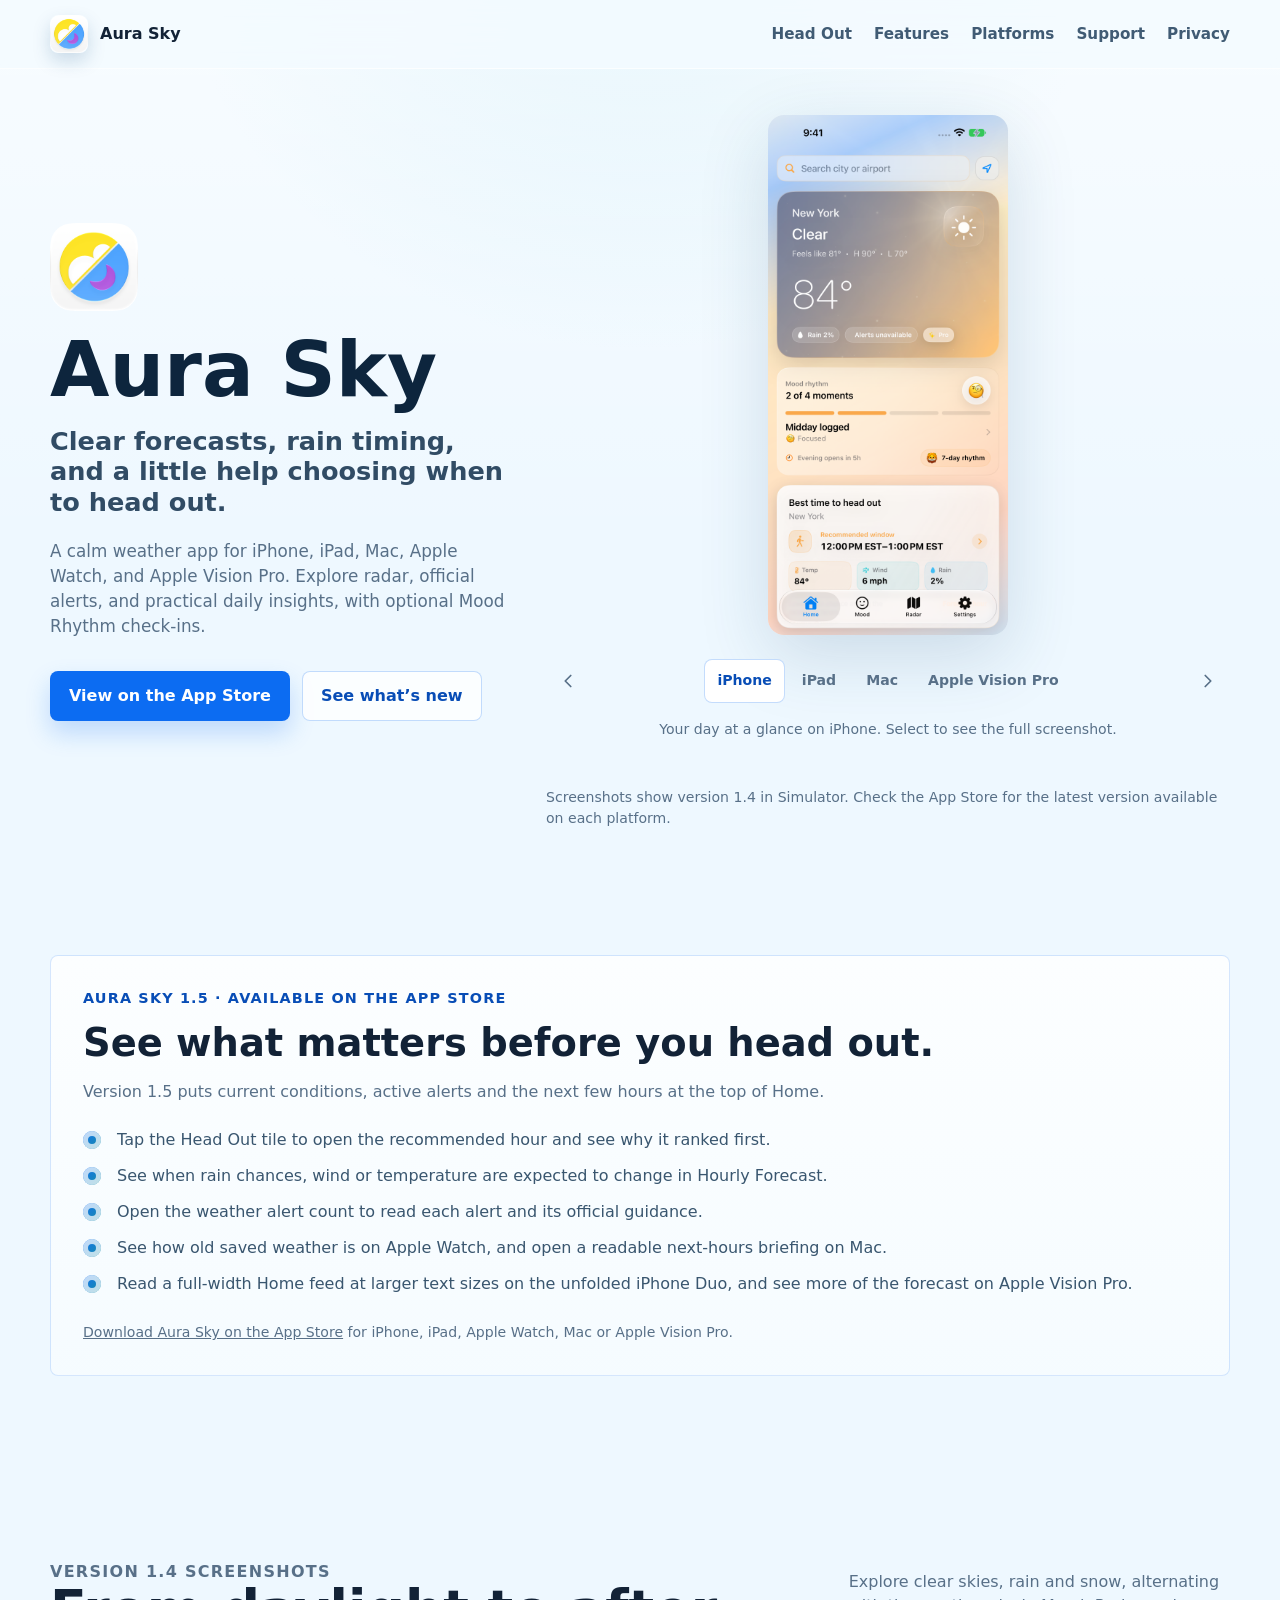
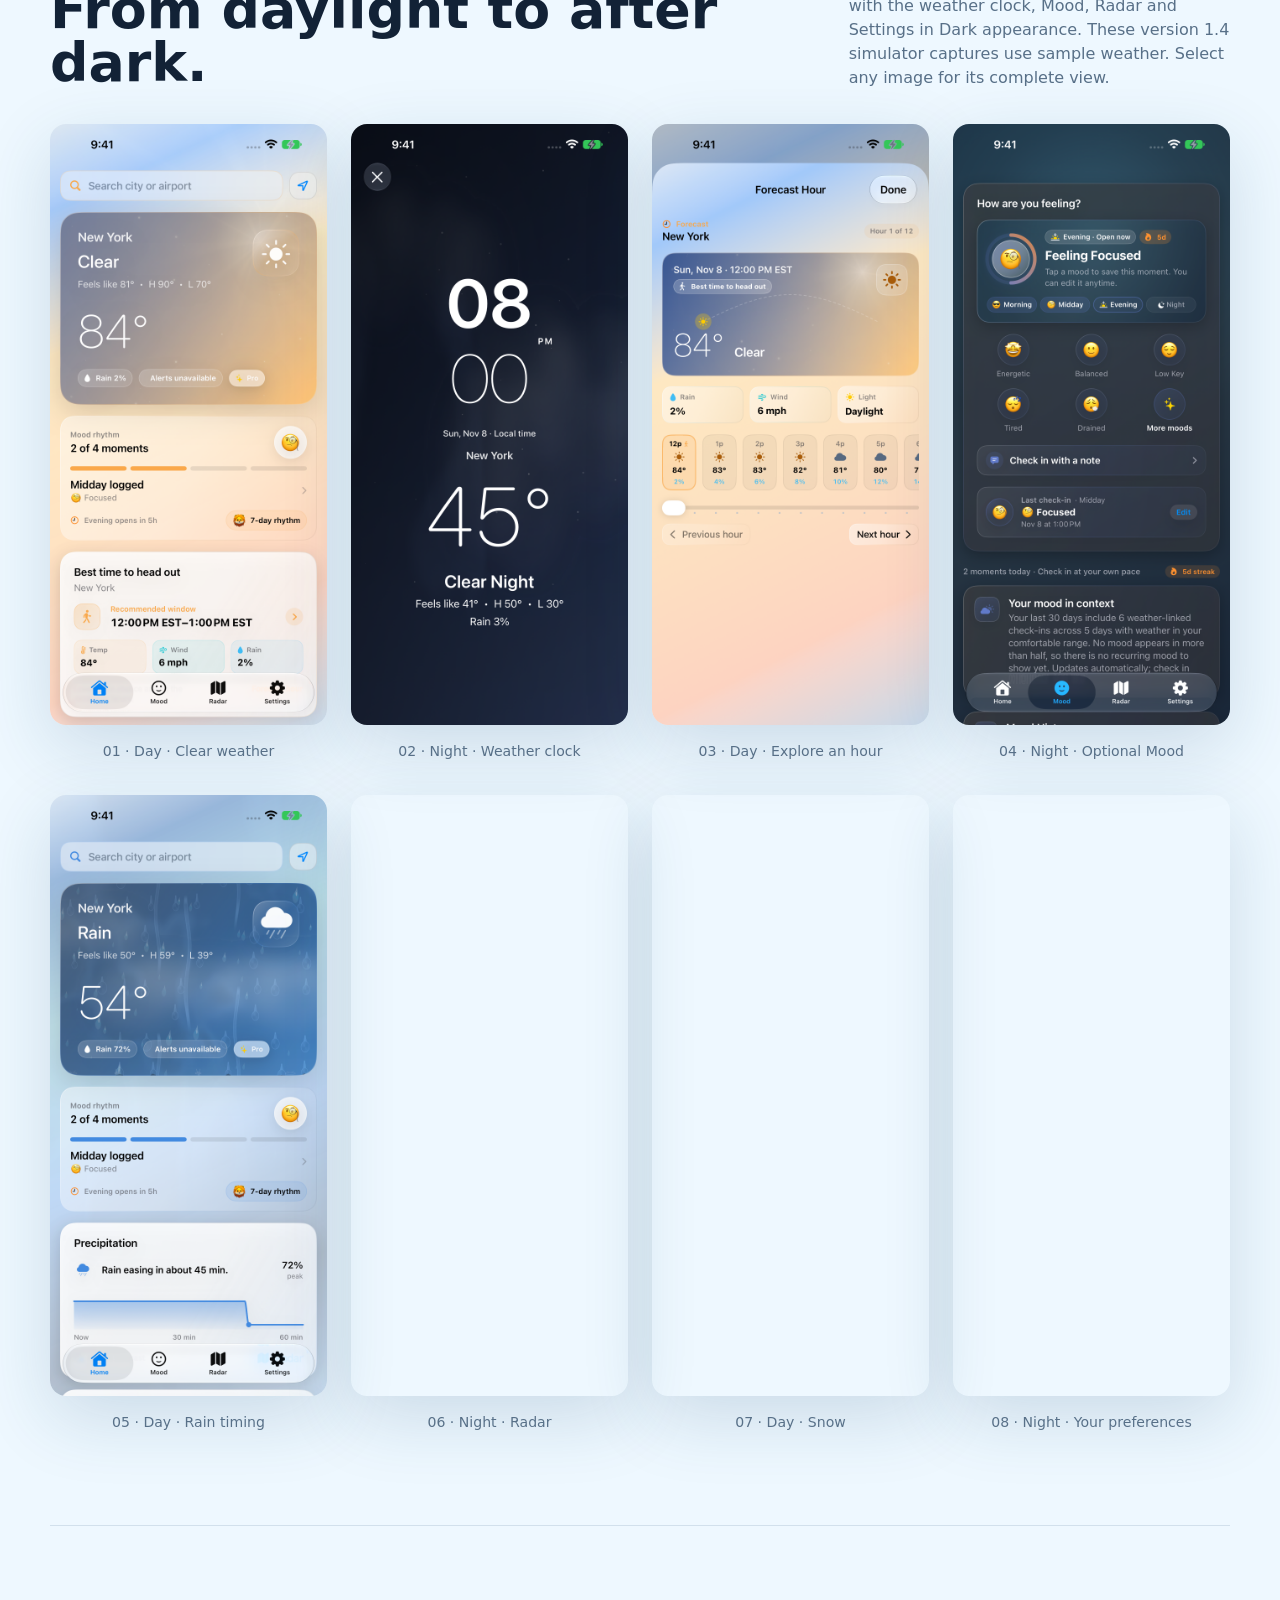
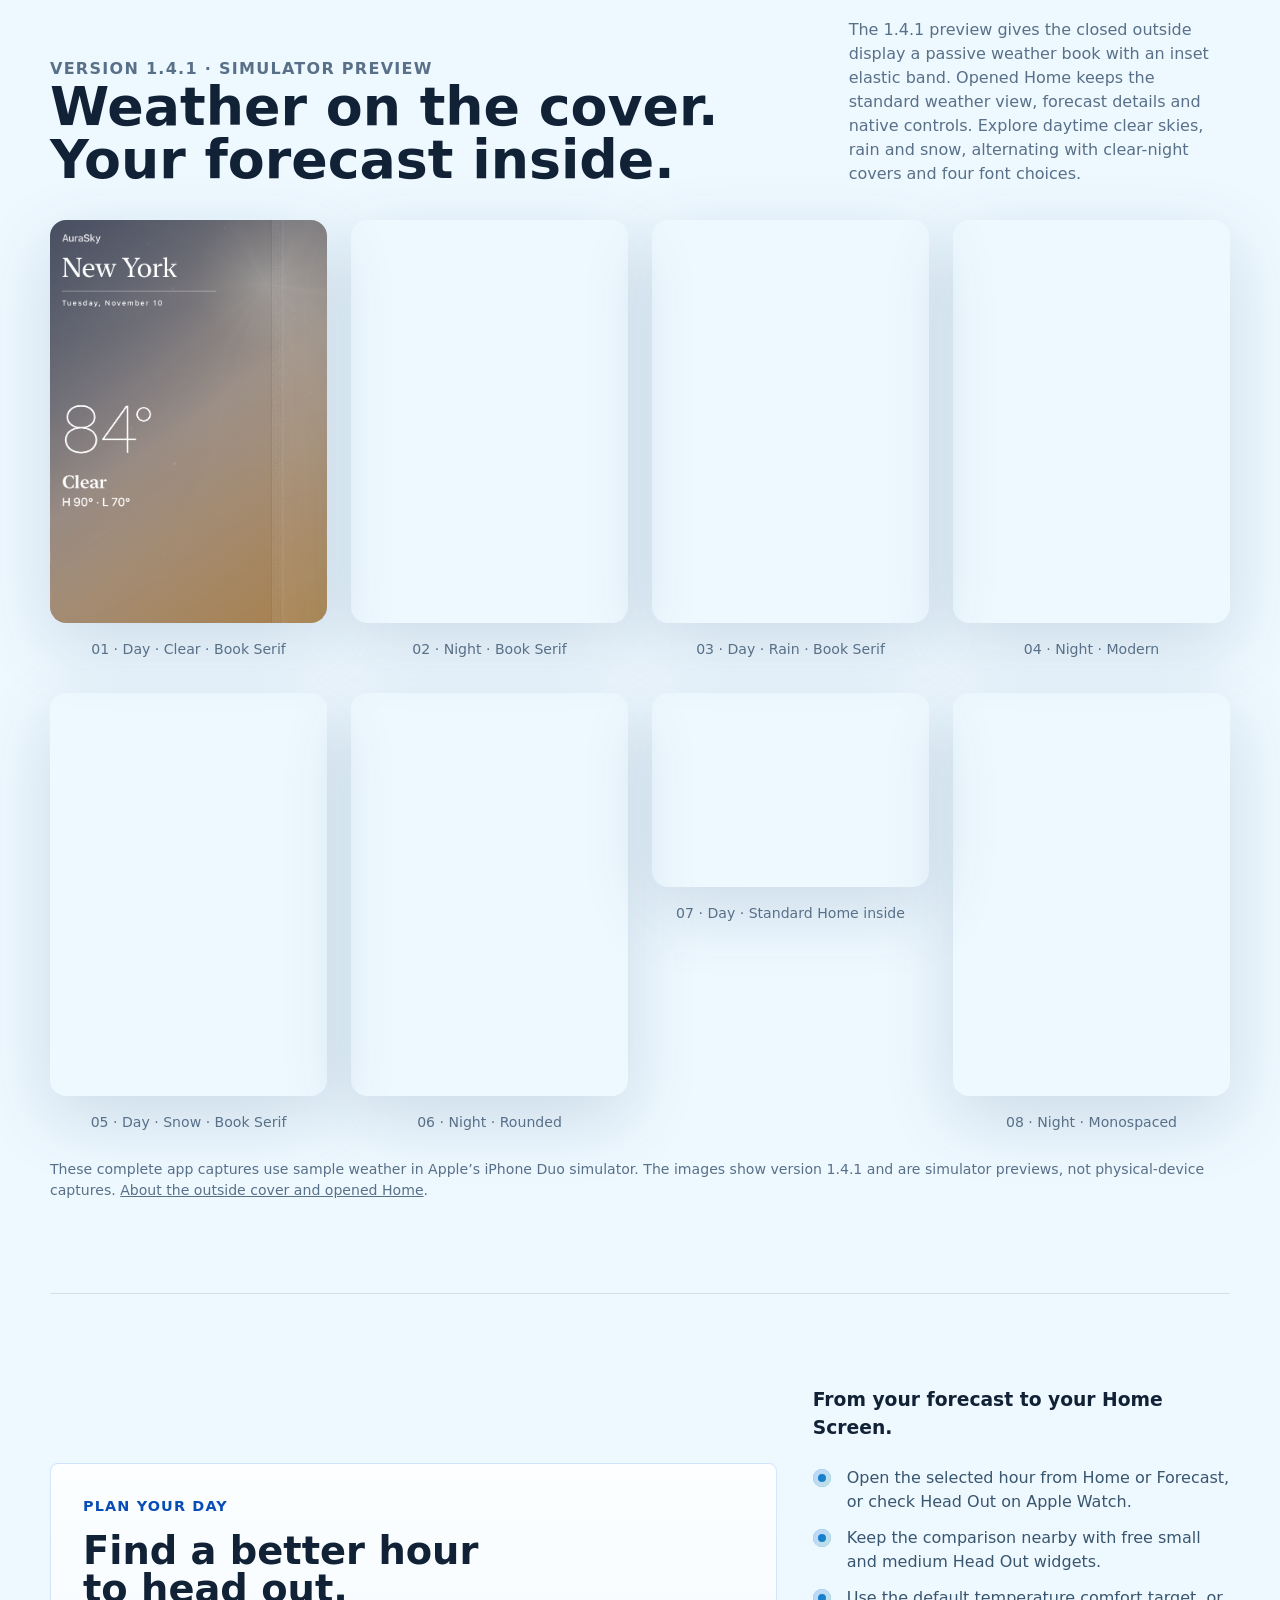
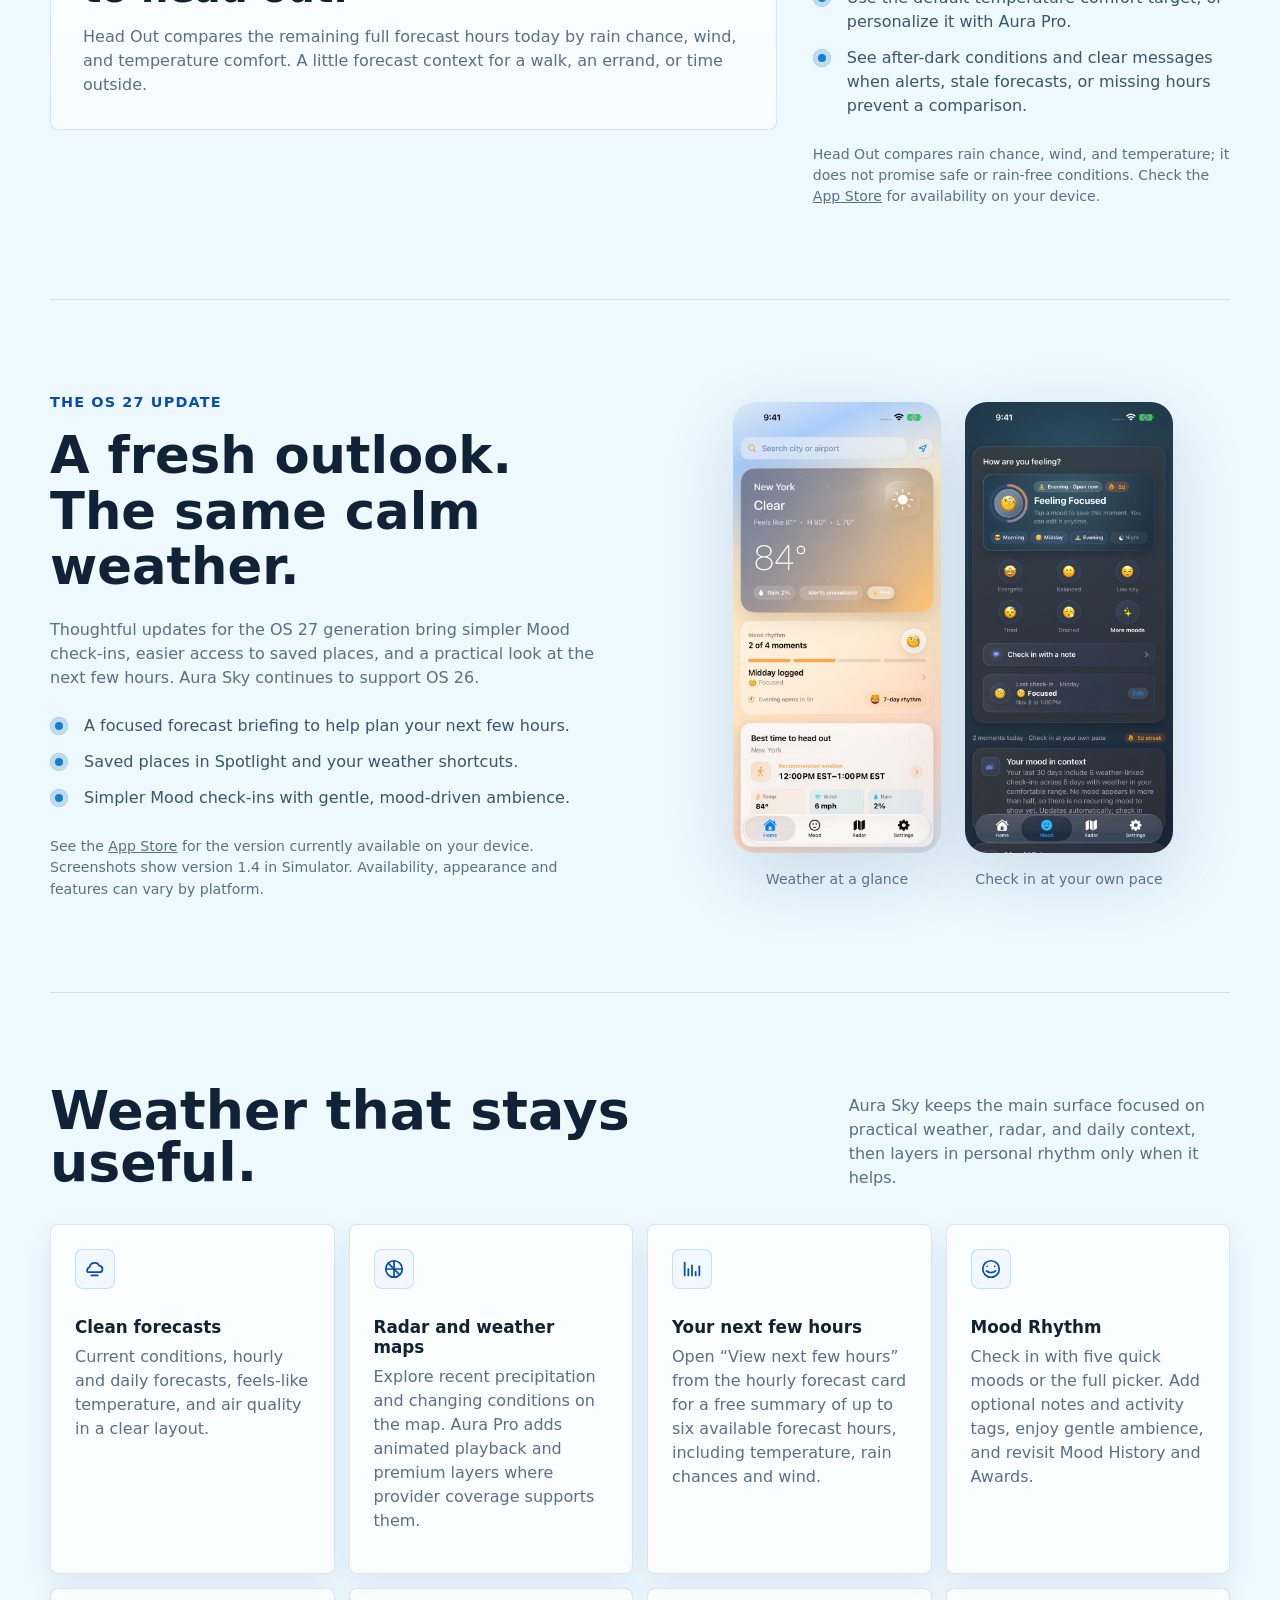
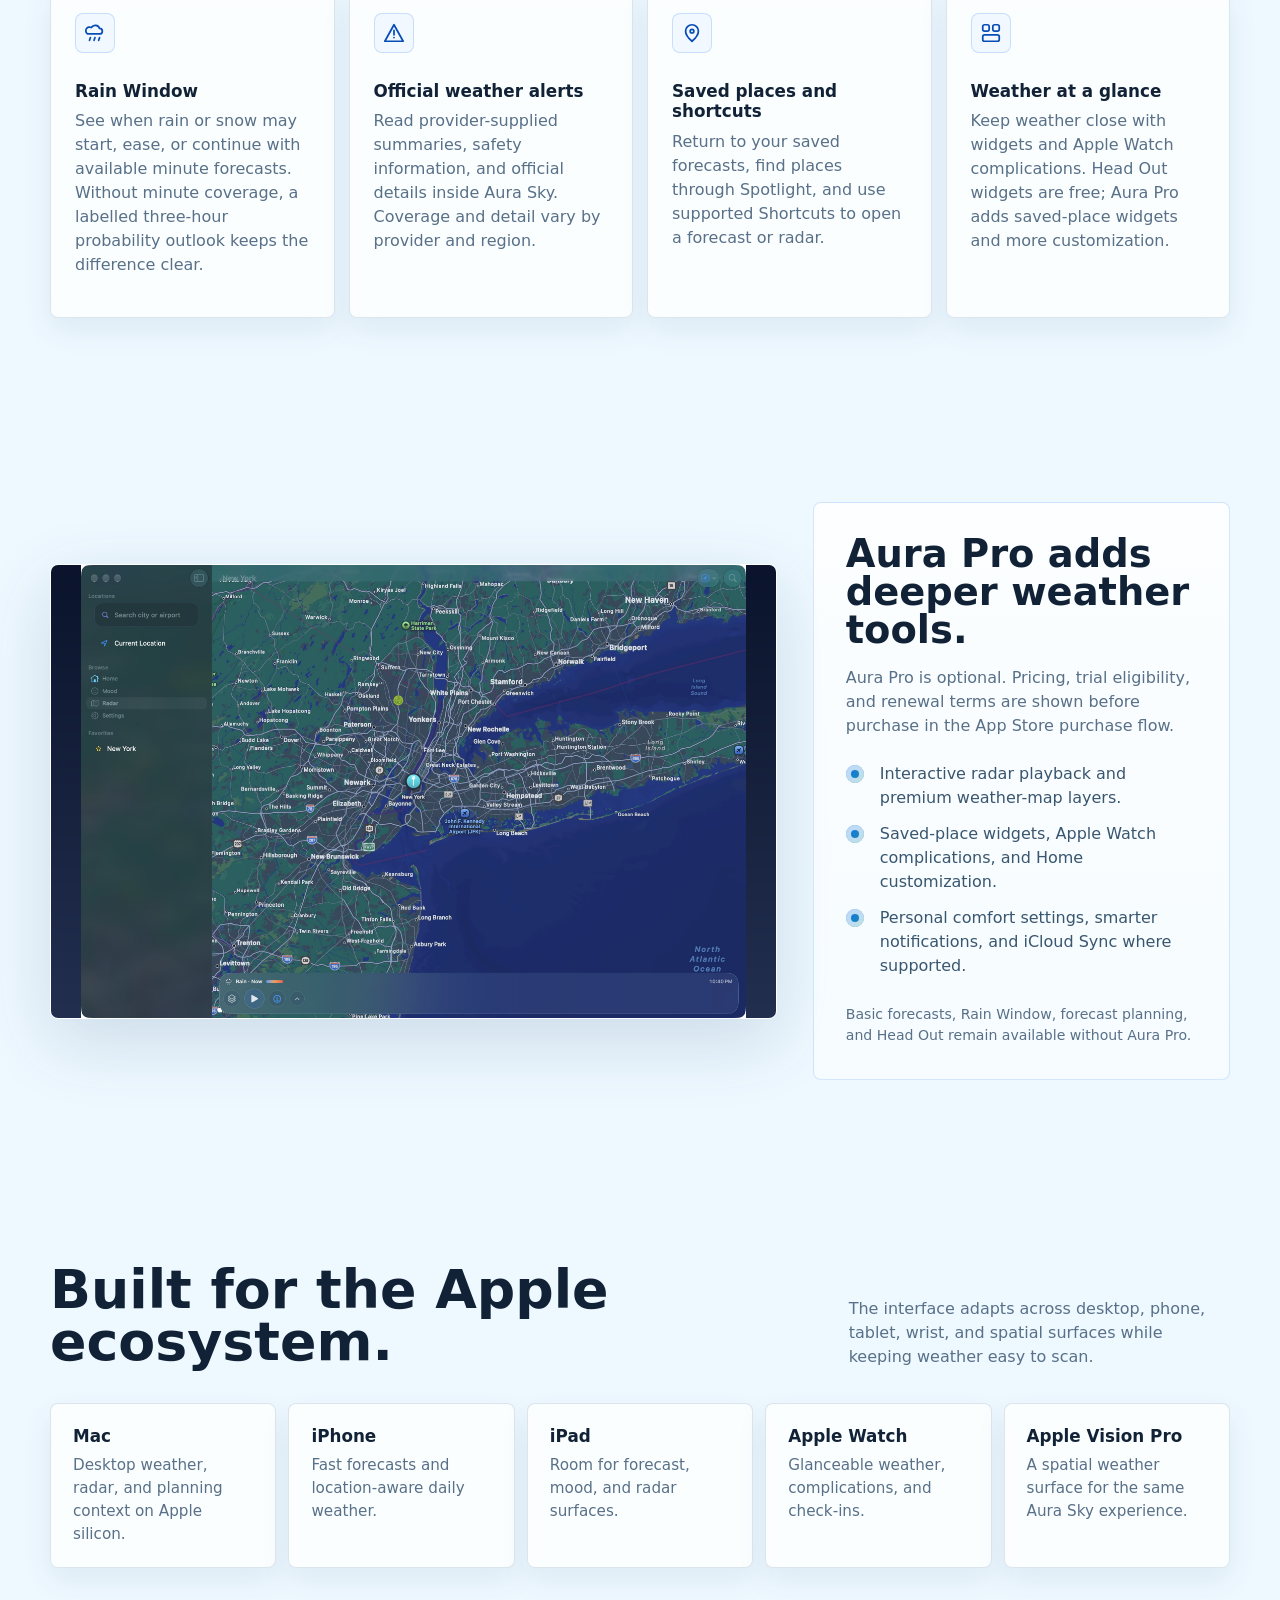
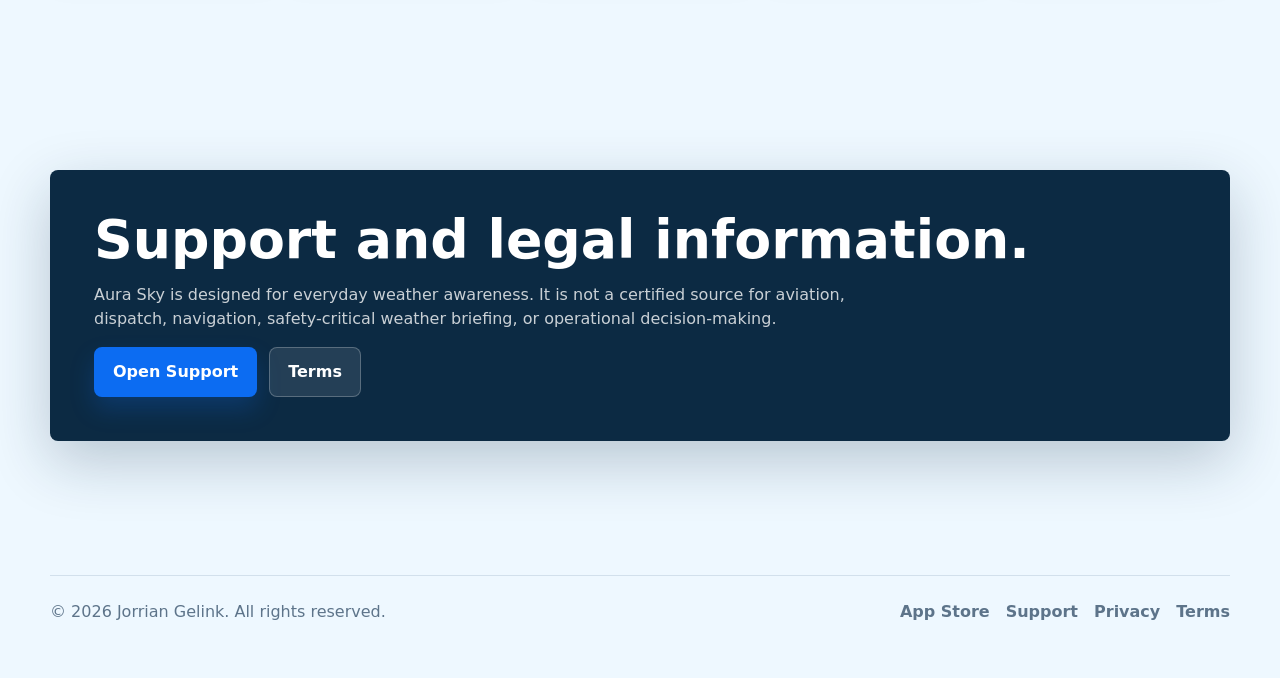
<file: index.html>
<!doctype html>
<html lang="en">
  <head>
    <meta charset="utf-8">
    <meta name="viewport" content="width=device-width, initial-scale=1">
    <title>Aura Sky — Weather, radar, insights</title>
    <meta name="description" content="Plan your day with Aura Sky: Head Out forecast comparisons, Rain Window, radar, official weather alerts, and optional mood check-ins across your Apple devices.">
    <meta name="robots" content="index, follow">
    <meta name="apple-itunes-app" content="app-id=6761404223">
    <link rel="canonical" href="https://jorrian.github.io/aura-sky/">
    <meta property="og:type" content="website">
    <meta property="og:title" content="Aura Sky">
    <meta property="og:description" content="Clear forecasts, rain timing, and a little help choosing when to head out.">
    <meta property="og:url" content="https://jorrian.github.io/aura-sky/">
    <meta property="og:image" content="https://jorrian.github.io/aura-sky/assets/aura-sky/header-140.png">
    <meta property="og:image:alt" content="Aura Sky 1.4 simulator previews showing rainy daytime weather and the clear-night weather clock.">
    <meta name="twitter:card" content="summary_large_image">
    <meta name="twitter:title" content="Aura Sky">
    <meta name="twitter:description" content="Clear forecasts, rain timing, and a little help choosing when to head out.">
    <meta name="twitter:image" content="https://jorrian.github.io/aura-sky/assets/aura-sky/header-140.png">
    <meta name="theme-color" content="#eef8ff">
    <link rel="icon" href="assets/aura-sky/app-icon.png?v=20260916">
    <link rel="stylesheet" href="assets/aura-sky/site.css?v=20261108-media140">
    <script src="assets/aura-sky/hero-carousel.js?v=20261004" defer></script>
  </head>
  <body>
    <a class="skip-link" href="#main-content">Skip to main content</a>
    <header class="site-header">
      <nav class="nav" aria-label="Primary">
        <a class="brand" href="./" aria-label="Aura Sky home" aria-current="page">
          <img src="assets/aura-sky/app-icon.png?v=20260916" alt="" width="38" height="38" decoding="async">
          <span>Aura Sky</span>
        </a>
        <div class="nav-links">
          <a class="nav-optional" href="#head-out">Head Out</a>
          <a class="nav-optional" href="#features">Features</a>
          <a class="nav-optional" href="#platforms">Platforms</a>
          <a href="support/">Support</a>
          <a href="privacy/">Privacy</a>
        </div>
      </nav>
    </header>

    <main class="page-shell" id="main-content" tabindex="-1">
      <section class="section hero" aria-labelledby="hero-title">
        <div class="hero-copy">
          <img class="hero-logo" src="assets/aura-sky/app-icon.png?v=20260916" alt="" width="88" height="88">
          <h1 id="hero-title">Aura Sky</h1>
          <p class="lead">Clear forecasts, rain timing, and a little help choosing when to head out.</p>
          <p class="supporting">A calm weather app for iPhone, iPad, Mac, Apple Watch, and Apple Vision Pro. Explore radar, official alerts, and practical daily insights, with optional Mood Rhythm check-ins.</p>
          <div class="button-row">
            <a class="button primary" href="https://apps.apple.com/ca/app/aura-sky-weather/id6761404223">View on the App Store</a>
            <a class="button secondary" href="#latest">See what’s new</a>
          </div>
        </div>
        <div class="hero-media hero-carousel" role="region" aria-roledescription="carousel" aria-label="Aura Sky on your devices" data-hero-carousel>
          <div class="hero-carousel-stage" data-carousel-stage>
            <div class="hero-carousel-slide" role="group" aria-roledescription="slide" aria-label="1 of 4: iPhone" data-platform="iPhone">
              <a class="hero-carousel-image-link" href="assets/aura-sky/iphone-140-01-dashboard-clear-light.webp" aria-label="View full-size Aura Sky iPhone screenshot">
                <img src="assets/aura-sky/iphone-140-01-dashboard-clear-light.webp" alt="Aura Sky 1.4 on iPhone showing clear daytime weather, Mood Rhythm and the best hour to head out." width="1320" height="2868" decoding="async" fetchpriority="high">
              </a>
            </div>
            <div class="hero-carousel-slide" role="group" aria-roledescription="slide" aria-label="2 of 4: iPad" data-platform="iPad" hidden inert>
              <a class="hero-carousel-image-link" href="assets/aura-sky/hero-ipad-140.webp" aria-label="View full-size Aura Sky iPad screenshot">
                <img src="assets/aura-sky/hero-ipad-140.webp" alt="Aura Sky 1.4 on iPad showing optional Mood check-ins in Dark appearance." width="2064" height="2752" decoding="async" loading="lazy">
              </a>
            </div>
            <div class="hero-carousel-slide" role="group" aria-roledescription="slide" aria-label="3 of 4: Mac" data-platform="Mac" hidden inert>
              <a class="hero-carousel-image-link" href="assets/aura-sky/hero-mac-140.webp" aria-label="View full-size Aura Sky Mac screenshot">
                <img src="assets/aura-sky/hero-mac-140.webp" alt="Aura Sky 1.4 on Mac showing rainy daytime weather and precipitation timing." width="2880" height="1800" decoding="async" loading="lazy">
              </a>
            </div>
            <div class="hero-carousel-slide" role="group" aria-roledescription="slide" aria-label="4 of 4: Apple Vision Pro" data-platform="Apple Vision Pro" hidden inert>
              <a class="hero-carousel-image-link" href="assets/aura-sky/hero-vision-pro-140.webp" aria-label="View full-size Aura Sky Apple Vision Pro screenshot">
                <img src="assets/aura-sky/hero-vision-pro-140.webp" alt="Aura Sky 1.4 Mood check-ins on Apple Vision Pro, using an authentic simulator app capture in an illustrative room." width="3840" height="2160" decoding="async" loading="lazy">
              </a>
            </div>
          </div>
          <div class="hero-carousel-controls" data-carousel-controls hidden>
            <button class="hero-carousel-arrow" type="button" aria-label="Previous platform" data-carousel-previous>
              <svg viewBox="0 0 24 24" fill="none" stroke="currentColor" stroke-width="1.9" stroke-linecap="round" stroke-linejoin="round" aria-hidden="true"><path d="m15 6-6 6 6 6"/></svg>
            </button>
            <div class="hero-carousel-platforms" role="group" aria-label="Choose a platform">
              <button type="button" aria-pressed="true" data-carousel-select="0">iPhone</button>
              <button type="button" aria-pressed="false" data-carousel-select="1">iPad</button>
              <button type="button" aria-pressed="false" data-carousel-select="2">Mac</button>
              <button type="button" aria-pressed="false" data-carousel-select="3">Apple Vision Pro</button>
            </div>
            <button class="hero-carousel-arrow" type="button" aria-label="Next platform" data-carousel-next>
              <svg viewBox="0 0 24 24" fill="none" stroke="currentColor" stroke-width="1.9" stroke-linecap="round" stroke-linejoin="round" aria-hidden="true"><path d="m9 6 6 6-6 6"/></svg>
            </button>
          </div>
          <p class="hero-carousel-caption" aria-live="polite" aria-atomic="true" data-carousel-caption>Your day at a glance on iPhone. Select to see the full screenshot.</p>
          <p class="release-note">Screenshots show version 1.4 in Simulator. Check the App Store for the latest version available on each platform.</p>
          <noscript>
            <p class="hero-carousel-fallback">View full-size screenshots on <a href="assets/aura-sky/hero-ipad-140.webp">iPad</a>, <a href="assets/aura-sky/hero-mac-140.webp">Mac</a>, or <a href="assets/aura-sky/hero-vision-pro-140.webp">Apple Vision Pro</a>.</p>
          </noscript>
        </div>
      </section>

      <section class="section" id="latest" aria-labelledby="latest-title">
        <div class="callout">
          <p class="eyebrow">Aura Sky 1.5 · Available on the App Store</p>
          <h2 id="latest-title">See what matters before you head out.</h2>
          <p class="section-intro">Version 1.5 puts current conditions, active alerts and the next few hours at the top of Home.</p>
          <ul class="check-list">
            <li>Tap the Head Out tile to open the recommended hour and see why it ranked first.</li>
            <li>See when rain chances, wind or temperature are expected to change in Hourly Forecast.</li>
            <li>Open the weather alert count to read each alert and its official guidance.</li>
            <li>See how old saved weather is on Apple Watch, and open a readable next-hours briefing on Mac.</li>
            <li>Read a full-width Home feed at larger text sizes on the unfolded iPhone Duo, and see more of the forecast on Apple Vision Pro.</li>
          </ul>
          <p class="release-note"><a href="https://apps.apple.com/ca/app/aura-sky-weather/id6761404223">Download Aura Sky on the App Store</a> for iPhone, iPad, Apple Watch, Mac or Apple Vision Pro.</p>
        </div>
      </section>

      <section class="section" id="screenshots" aria-labelledby="screenshots-title">
        <div class="section-heading">
          <div>
            <p class="eyebrow">Version 1.4 screenshots</p>
            <h2 id="screenshots-title">From daylight to after dark.</h2>
          </div>
          <p>Explore clear skies, rain and snow, alternating with the weather clock, Mood, Radar and Settings in Dark appearance. These version 1.4 simulator captures use sample weather. Select any image for its complete view.</p>
        </div>
        <ol class="release-gallery" aria-label="Eight Aura Sky 1.4 iPhone screenshots in day and night order">
          <li>
            <figure>
              <a class="screenshot-link" href="assets/aura-sky/iphone-140-01-dashboard-clear-light.webp" aria-label="View full-size screenshot 1: Day · Clear weather">
                <img src="assets/aura-sky/iphone-140-01-dashboard-clear-light.webp" alt="Aura Sky 1.4 on iPhone. Clear daytime Home showing current weather and forecast planning." width="1320" height="2868" loading="lazy" decoding="async">
              </a>
              <figcaption>01 · Day · Clear weather</figcaption>
            </figure>
          </li>
          <li>
            <figure>
              <a class="screenshot-link" href="assets/aura-sky/iphone-140-02-weatherClock-night-dark.webp" aria-label="View full-size screenshot 2: Night · Weather clock">
                <img src="assets/aura-sky/iphone-140-02-weatherClock-night-dark.webp" alt="Aura Sky 1.4 on iPhone. Clear-night foreground weather clock in Dark appearance." width="1320" height="2868" loading="lazy" decoding="async">
              </a>
              <figcaption>02 · Night · Weather clock</figcaption>
            </figure>
          </li>
          <li>
            <figure>
              <a class="screenshot-link" href="assets/aura-sky/iphone-140-03-forecastHour-clear-light.webp" aria-label="View full-size screenshot 3: Day · Explore an hour">
                <img src="assets/aura-sky/iphone-140-03-forecastHour-clear-light.webp" alt="Aura Sky 1.4 on iPhone. Daytime Forecast Hour with a clear-weather preview and hourly controls." width="1320" height="2868" loading="lazy" decoding="async">
              </a>
              <figcaption>03 · Day · Explore an hour</figcaption>
            </figure>
          </li>
          <li>
            <figure>
              <a class="screenshot-link" href="assets/aura-sky/iphone-140-04-moodCheckIn-night-dark.webp" aria-label="View full-size screenshot 4: Night · Optional Mood">
                <img src="assets/aura-sky/iphone-140-04-moodCheckIn-night-dark.webp" alt="Aura Sky 1.4 on iPhone. Optional Mood check-ins and mood context in Dark appearance." width="1320" height="2868" loading="lazy" decoding="async">
              </a>
              <figcaption>04 · Night · Optional Mood</figcaption>
            </figure>
          </li>
          <li>
            <figure>
              <a class="screenshot-link" href="assets/aura-sky/iphone-140-05-dashboard-rain-light.webp" aria-label="View full-size screenshot 5: Day · Rain timing">
                <img src="assets/aura-sky/iphone-140-05-dashboard-rain-light.webp" alt="Aura Sky 1.4 on iPhone. Rainy daytime Home with precipitation timing and a forecast chart." width="1320" height="2868" loading="lazy" decoding="async">
              </a>
              <figcaption>05 · Day · Rain timing</figcaption>
            </figure>
          </li>
          <li>
            <figure>
              <a class="screenshot-link" href="assets/aura-sky/iphone-140-06-radar-night-dark.webp" aria-label="View full-size screenshot 6: Night · Radar">
                <img src="assets/aura-sky/iphone-140-06-radar-night-dark.webp" alt="Aura Sky 1.4 on iPhone. Radar in Dark appearance with a map and playback controls." width="1320" height="2868" loading="lazy" decoding="async">
              </a>
              <figcaption>06 · Night · Radar</figcaption>
            </figure>
          </li>
          <li>
            <figure>
              <a class="screenshot-link" href="assets/aura-sky/iphone-140-07-dashboard-snow-light.webp" aria-label="View full-size screenshot 7: Day · Snow">
                <img src="assets/aura-sky/iphone-140-07-dashboard-snow-light.webp" alt="Aura Sky 1.4 on iPhone. Snowy daytime Home with current conditions and precipitation timing." width="1320" height="2868" loading="lazy" decoding="async">
              </a>
              <figcaption>07 · Day · Snow</figcaption>
            </figure>
          </li>
          <li>
            <figure>
              <a class="screenshot-link" href="assets/aura-sky/iphone-140-08-settings-night-dark.webp" aria-label="View full-size screenshot 8: Night · Your preferences">
                <img src="assets/aura-sky/iphone-140-08-settings-night-dark.webp" alt="Aura Sky 1.4 on iPhone. Settings in Dark appearance with display and personalization options." width="1320" height="2868" loading="lazy" decoding="async">
              </a>
              <figcaption>08 · Night · Your preferences</figcaption>
            </figure>
          </li>
        </ol>
      </section>

      <section class="section duo-section" id="duo" aria-labelledby="duo-title">
        <div class="section-heading">
          <div>
            <p class="eyebrow">Version 1.4.1 · Simulator preview</p>
            <h2 id="duo-title">Weather on the cover.<br>Your forecast inside.</h2>
          </div>
          <p>The 1.4.1 preview gives the closed outside display a passive weather book with an inset elastic band. Opened Home keeps the standard weather view, forecast details and native controls. Explore daytime clear skies, rain and snow, alternating with clear-night covers and four font choices.</p>
        </div>
        <ol class="release-gallery" aria-label="Eight Aura Sky 1.4.1 Duo simulator previews in alternating day and night order">
          <li>
            <figure>
              <a class="screenshot-link" href="assets/aura-sky/duo-141-01-outer-cover-clear-light-book-serif.webp" aria-label="View full-size Duo preview 1: Day · Clear · Book Serif">
                <img src="assets/aura-sky/duo-141-01-outer-cover-clear-light-book-serif.webp" alt="Aura Sky 1.4.1 simulator preview. Closed outside weather book with clear daytime conditions, Book Serif typography and an inset elastic band." width="1398" height="2034" loading="lazy" decoding="async">
              </a>
              <figcaption>01 · Day · Clear · Book Serif</figcaption>
            </figure>
          </li>
          <li>
            <figure>
              <a class="screenshot-link" href="assets/aura-sky/duo-141-02-outer-cover-night-dark-book-serif.webp" aria-label="View full-size Duo preview 2: Night · Book Serif">
                <img src="assets/aura-sky/duo-141-02-outer-cover-night-dark-book-serif.webp" alt="Aura Sky 1.4.1 simulator preview. Closed outside weather book with clear-night conditions in Book Serif typography." width="1398" height="2034" loading="lazy" decoding="async">
              </a>
              <figcaption>02 · Night · Book Serif</figcaption>
            </figure>
          </li>
          <li>
            <figure>
              <a class="screenshot-link" href="assets/aura-sky/duo-141-03-outer-cover-rain-light-book-serif.webp" aria-label="View full-size Duo preview 3: Day · Rain · Book Serif">
                <img src="assets/aura-sky/duo-141-03-outer-cover-rain-light-book-serif.webp" alt="Aura Sky 1.4.1 simulator preview. Closed outside weather book with daytime rain and Book Serif typography." width="1398" height="2034" loading="lazy" decoding="async">
              </a>
              <figcaption>03 · Day · Rain · Book Serif</figcaption>
            </figure>
          </li>
          <li>
            <figure>
              <a class="screenshot-link" href="assets/aura-sky/duo-141-04-outer-cover-night-dark-modern.webp" aria-label="View full-size Duo preview 4: Night · Modern">
                <img src="assets/aura-sky/duo-141-04-outer-cover-night-dark-modern.webp" alt="Aura Sky 1.4.1 simulator preview. Closed outside weather book with clear-night conditions in Modern typography." width="1398" height="2034" loading="lazy" decoding="async">
              </a>
              <figcaption>04 · Night · Modern</figcaption>
            </figure>
          </li>
          <li>
            <figure>
              <a class="screenshot-link" href="assets/aura-sky/duo-141-05-outer-cover-snow-light-book-serif.webp" aria-label="View full-size Duo preview 5: Day · Snow · Book Serif">
                <img src="assets/aura-sky/duo-141-05-outer-cover-snow-light-book-serif.webp" alt="Aura Sky 1.4.1 simulator preview. Closed outside weather book with daytime snow and Book Serif typography." width="1398" height="2034" loading="lazy" decoding="async">
              </a>
              <figcaption>05 · Day · Snow · Book Serif</figcaption>
            </figure>
          </li>
          <li>
            <figure>
              <a class="screenshot-link" href="assets/aura-sky/duo-141-06-outer-cover-night-dark-rounded.webp" aria-label="View full-size Duo preview 6: Night · Rounded">
                <img src="assets/aura-sky/duo-141-06-outer-cover-night-dark-rounded.webp" alt="Aura Sky 1.4.1 simulator preview. Closed outside weather book with clear-night conditions in Rounded typography." width="1398" height="2034" loading="lazy" decoding="async">
              </a>
              <figcaption>06 · Night · Rounded</figcaption>
            </figure>
          </li>
          <li>
            <figure>
              <a class="screenshot-link" href="assets/aura-sky/duo-141-07-inner-standard-home-clear-light-book-serif.webp" aria-label="View full-size Duo preview 7: Day · Standard Home inside">
                <img src="assets/aura-sky/duo-141-07-inner-standard-home-clear-light-book-serif.webp" alt="Aura Sky 1.4.1 simulator preview. Opened inside display with the standard weather Hero beside forecast details and native navigation." width="2853" height="2007" loading="lazy" decoding="async">
              </a>
              <figcaption>07 · Day · Standard Home inside</figcaption>
            </figure>
          </li>
          <li>
            <figure>
              <a class="screenshot-link" href="assets/aura-sky/duo-141-08-outer-cover-night-dark-monospaced.webp" aria-label="View full-size Duo preview 8: Night · Monospaced">
                <img src="assets/aura-sky/duo-141-08-outer-cover-night-dark-monospaced.webp" alt="Aura Sky 1.4.1 simulator preview. Closed outside weather book with clear-night conditions in Monospaced typography." width="1398" height="2034" loading="lazy" decoding="async">
              </a>
              <figcaption>08 · Night · Monospaced</figcaption>
            </figure>
          </li>
        </ol>
        <p class="release-note">These complete app captures use sample weather in Apple’s iPhone Duo simulator. The images show version 1.4.1 and are simulator previews, not physical-device captures. <a href="support/#duo-help">About the outside cover and opened Home</a>.</p>
      </section>

      <section class="section split" id="head-out" aria-labelledby="head-out-title">
        <div class="callout">
          <p class="eyebrow">Plan your day</p>
          <h2 id="head-out-title">Find a better hour<br>to head out.</h2>
          <p class="section-intro">Head Out compares the remaining full forecast hours today by rain chance, wind, and temperature comfort. A little forecast context for a walk, an errand, or time outside.</p>
        </div>
        <div>
          <h3>From your forecast to your Home Screen.</h3>
          <ul class="check-list">
            <li>Open the selected hour from Home or Forecast, or check Head Out on Apple Watch.</li>
            <li>Keep the comparison nearby with free small and medium Head Out widgets.</li>
            <li>Use the default temperature comfort target, or personalize it with Aura Pro.</li>
            <li>See after-dark conditions and clear messages when alerts, stale forecasts, or missing hours prevent a comparison.</li>
          </ul>
          <p class="release-note">Head Out compares rain chance, wind, and temperature; it does not promise safe or rain-free conditions. Check the <a href="https://apps.apple.com/ca/app/aura-sky-weather/id6761404223">App Store</a> for availability on your device.</p>
        </div>
      </section>

      <section class="section os27-section" id="os27" aria-labelledby="os27-title">
        <div class="os27-copy">
          <p class="eyebrow">The OS 27 update</p>
          <h2 id="os27-title">A fresh outlook.<br>The same calm weather.</h2>
          <p class="section-intro">Thoughtful updates for the OS 27 generation bring simpler Mood check-ins, easier access to saved places, and a practical look at the next few hours. Aura Sky continues to support OS 26.</p>
          <ul class="check-list">
            <li>A focused forecast briefing to help plan your next few hours.</li>
            <li>Saved places in Spotlight and your weather shortcuts.</li>
            <li>Simpler Mood check-ins with gentle, mood-driven ambience.</li>
          </ul>
          <p class="release-note">See the <a href="https://apps.apple.com/ca/app/aura-sky-weather/id6761404223">App Store</a> for the version currently available on your device. Screenshots show version 1.4 in Simulator. Availability, appearance and features can vary by platform.</p>
        </div>
        <div class="phone-gallery" aria-label="Aura Sky on iPhone">
          <figure>
            <a class="screenshot-link" href="assets/aura-sky/iphone-140-01-dashboard-clear-light.webp" aria-label="View full-size iPhone weather screenshot">
              <img src="assets/aura-sky/iphone-140-01-dashboard-clear-light.webp" alt="Aura Sky 1.4 showing clear daytime weather and forecast planning on iPhone." width="1320" height="2868" loading="lazy" decoding="async">
            </a>
            <figcaption>Weather at a glance</figcaption>
          </figure>
          <figure>
            <a class="screenshot-link" href="assets/aura-sky/iphone-140-04-moodCheckIn-night-dark.webp" aria-label="View full-size iPhone Mood screenshot">
              <img src="assets/aura-sky/iphone-140-04-moodCheckIn-night-dark.webp" alt="Aura Sky 1.4 showing optional Mood check-ins and mood context in Dark appearance on iPhone." width="1320" height="2868" loading="lazy" decoding="async">
            </a>
            <figcaption>Check in at your own pace</figcaption>
          </figure>
        </div>
      </section>

      <section class="section" id="features" aria-labelledby="features-title">
        <div class="section-heading">
          <h2 id="features-title">Weather that stays useful.</h2>
          <p>Aura Sky keeps the main surface focused on practical weather, radar, and daily context, then layers in personal rhythm only when it helps.</p>
        </div>
        <div class="feature-grid">
          <article class="feature-card">
            <div class="feature-icon" aria-hidden="true">
              <svg viewBox="0 0 24 24" fill="none" stroke="currentColor" stroke-width="1.9" stroke-linecap="round" stroke-linejoin="round"><path d="M4 15.5h12.5a3.5 3.5 0 0 0 .3-7A5.7 5.7 0 0 0 6 10.3 3.3 3.3 0 0 0 4 15.5Z"/><path d="M8 19h7"/></svg>
            </div>
            <h3>Clean forecasts</h3>
            <p>Current conditions, hourly and daily forecasts, feels-like temperature, and air quality in a clear layout.</p>
          </article>
          <article class="feature-card">
            <div class="feature-icon" aria-hidden="true">
              <svg viewBox="0 0 24 24" fill="none" stroke="currentColor" stroke-width="1.9" stroke-linecap="round" stroke-linejoin="round"><path d="M12 21a9 9 0 1 0 0-18 9 9 0 0 0 0 18Z"/><path d="M12 3v18"/><path d="M3 12h18"/><path d="M6.5 6.5 17.5 17.5"/></svg>
            </div>
            <h3>Radar and weather maps</h3>
            <p>Explore recent precipitation and changing conditions on the map. Aura Pro adds animated playback and premium layers where provider coverage supports them.</p>
          </article>
          <article class="feature-card">
            <div class="feature-icon" aria-hidden="true">
              <svg viewBox="0 0 24 24" fill="none" stroke="currentColor" stroke-width="1.9" stroke-linecap="round" stroke-linejoin="round"><path d="M4 19V5"/><path d="M8 19v-7"/><path d="M12 19V8"/><path d="M16 19v-4"/><path d="M20 19V9"/></svg>
            </div>
            <h3>Your next few hours</h3>
            <p>Open “View next few hours” from the hourly forecast card for a free summary of up to six available forecast hours, including temperature, rain chances and wind.</p>
          </article>
          <article class="feature-card">
            <div class="feature-icon" aria-hidden="true">
              <svg viewBox="0 0 24 24" fill="none" stroke="currentColor" stroke-width="1.9" stroke-linecap="round" stroke-linejoin="round"><path d="M7 14c2.5 2.5 7.5 2.5 10 0"/><path d="M8 9h.01"/><path d="M16 9h.01"/><path d="M12 21a9 9 0 1 0 0-18 9 9 0 0 0 0 18Z"/></svg>
            </div>
            <h3>Mood Rhythm</h3>
            <p>Check in with five quick moods or the full picker. Add optional notes and activity tags, enjoy gentle ambience, and revisit Mood History and Awards.</p>
          </article>
          <article class="feature-card">
            <div class="feature-icon" aria-hidden="true">
              <svg viewBox="0 0 24 24" fill="none" stroke="currentColor" stroke-width="1.9" stroke-linecap="round" stroke-linejoin="round"><path d="M4 13h13a3 3 0 0 0 0-6 5 5 0 0 0-9-1 4 4 0 0 0-4 7Z"/><path d="m7 17-1 3m6-3-1 3m6-3-1 3"/></svg>
            </div>
            <h3>Rain Window</h3>
            <p>See when rain or snow may start, ease, or continue with available minute forecasts. Without minute coverage, a labelled three-hour probability outlook keeps the difference clear.</p>
          </article>
          <article class="feature-card">
            <div class="feature-icon" aria-hidden="true">
              <svg viewBox="0 0 24 24" fill="none" stroke="currentColor" stroke-width="1.9" stroke-linecap="round" stroke-linejoin="round"><path d="m12 3 10 18H2L12 3Z"/><path d="M12 9v5m0 3h.01"/></svg>
            </div>
            <h3>Official weather alerts</h3>
            <p>Read provider-supplied summaries, safety information, and official details inside Aura Sky. Coverage and detail vary by provider and region.</p>
          </article>
          <article class="feature-card">
            <div class="feature-icon" aria-hidden="true">
              <svg viewBox="0 0 24 24" fill="none" stroke="currentColor" stroke-width="1.9" stroke-linecap="round" stroke-linejoin="round"><path d="M19 10c0 5-7 11-7 11S5 15 5 10a7 7 0 0 1 14 0Z"/><circle cx="12" cy="10" r="2"/></svg>
            </div>
            <h3>Saved places and shortcuts</h3>
            <p>Return to your saved forecasts, find places through Spotlight, and use supported Shortcuts to open a forecast or radar.</p>
          </article>
          <article class="feature-card">
            <div class="feature-icon" aria-hidden="true">
              <svg viewBox="0 0 24 24" fill="none" stroke="currentColor" stroke-width="1.9" stroke-linecap="round" stroke-linejoin="round"><rect x="3" y="3" width="7" height="7" rx="2"/><rect x="14" y="3" width="7" height="7" rx="2"/><rect x="3" y="14" width="18" height="7" rx="2"/></svg>
            </div>
            <h3>Weather at a glance</h3>
            <p>Keep weather close with widgets and Apple Watch complications. Head Out widgets are free; Aura Pro adds saved-place widgets and more customization.</p>
          </article>
        </div>
      </section>

      <section class="section split" aria-labelledby="pro-title">
        <div class="image-panel">
          <img src="assets/aura-sky/radar-mac-140.webp" alt="Aura Sky radar on Mac showing map layers and weather context." width="2880" height="1800" loading="lazy" decoding="async">
        </div>
        <div class="callout">
          <h2 id="pro-title">Aura Pro adds deeper weather tools.</h2>
          <p class="section-intro">Aura Pro is optional. Pricing, trial eligibility, and renewal terms are shown before purchase in the App Store purchase flow.</p>
          <ul class="check-list">
            <li>Interactive radar playback and premium weather-map layers.</li>
            <li>Saved-place widgets, Apple Watch complications, and Home customization.</li>
            <li>Personal comfort settings, smarter notifications, and iCloud Sync where supported.</li>
          </ul>
          <p class="release-note">Basic forecasts, Rain Window, forecast planning, and Head Out remain available without Aura Pro.</p>
        </div>
      </section>

      <section class="section" id="platforms" aria-labelledby="platforms-title">
        <div class="section-heading">
          <h2 id="platforms-title">Built for the Apple ecosystem.</h2>
          <p>The interface adapts across desktop, phone, tablet, wrist, and spatial surfaces while keeping weather easy to scan.</p>
        </div>
        <div class="platform-grid">
          <article class="platform-card">
            <h3>Mac</h3>
            <p>Desktop weather, radar, and planning context on Apple silicon.</p>
          </article>
          <article class="platform-card">
            <h3>iPhone</h3>
            <p>Fast forecasts and location-aware daily weather.</p>
          </article>
          <article class="platform-card">
            <h3>iPad</h3>
            <p>Room for forecast, mood, and radar surfaces.</p>
          </article>
          <article class="platform-card">
            <h3>Apple Watch</h3>
            <p>Glanceable weather, complications, and check-ins.</p>
          </article>
          <article class="platform-card">
            <h3>Apple Vision Pro</h3>
            <p>A spatial weather surface for the same Aura Sky experience.</p>
          </article>
        </div>
      </section>

      <section class="section" aria-labelledby="support-title">
        <div class="support-band">
          <h2 id="support-title">Support and legal information.</h2>
          <p>Aura Sky is designed for everyday weather awareness. It is not a certified source for aviation, dispatch, navigation, safety-critical weather briefing, or operational decision-making.</p>
          <div class="button-row">
            <a class="button primary" href="support/">Open Support</a>
            <a class="button secondary" href="terms/">Terms</a>
          </div>
        </div>
      </section>
    </main>

    <footer class="site-footer">
      <div class="footer-inner">
        <span>© 2026 Jorrian Gelink. All rights reserved.</span>
        <div class="footer-links">
          <a href="https://apps.apple.com/ca/app/aura-sky-weather/id6761404223">App Store</a>
          <a href="support/">Support</a>
          <a href="privacy/">Privacy</a>
          <a href="terms/">Terms</a>
        </div>
      </div>
    </footer>
  </body>
</html>
</file>
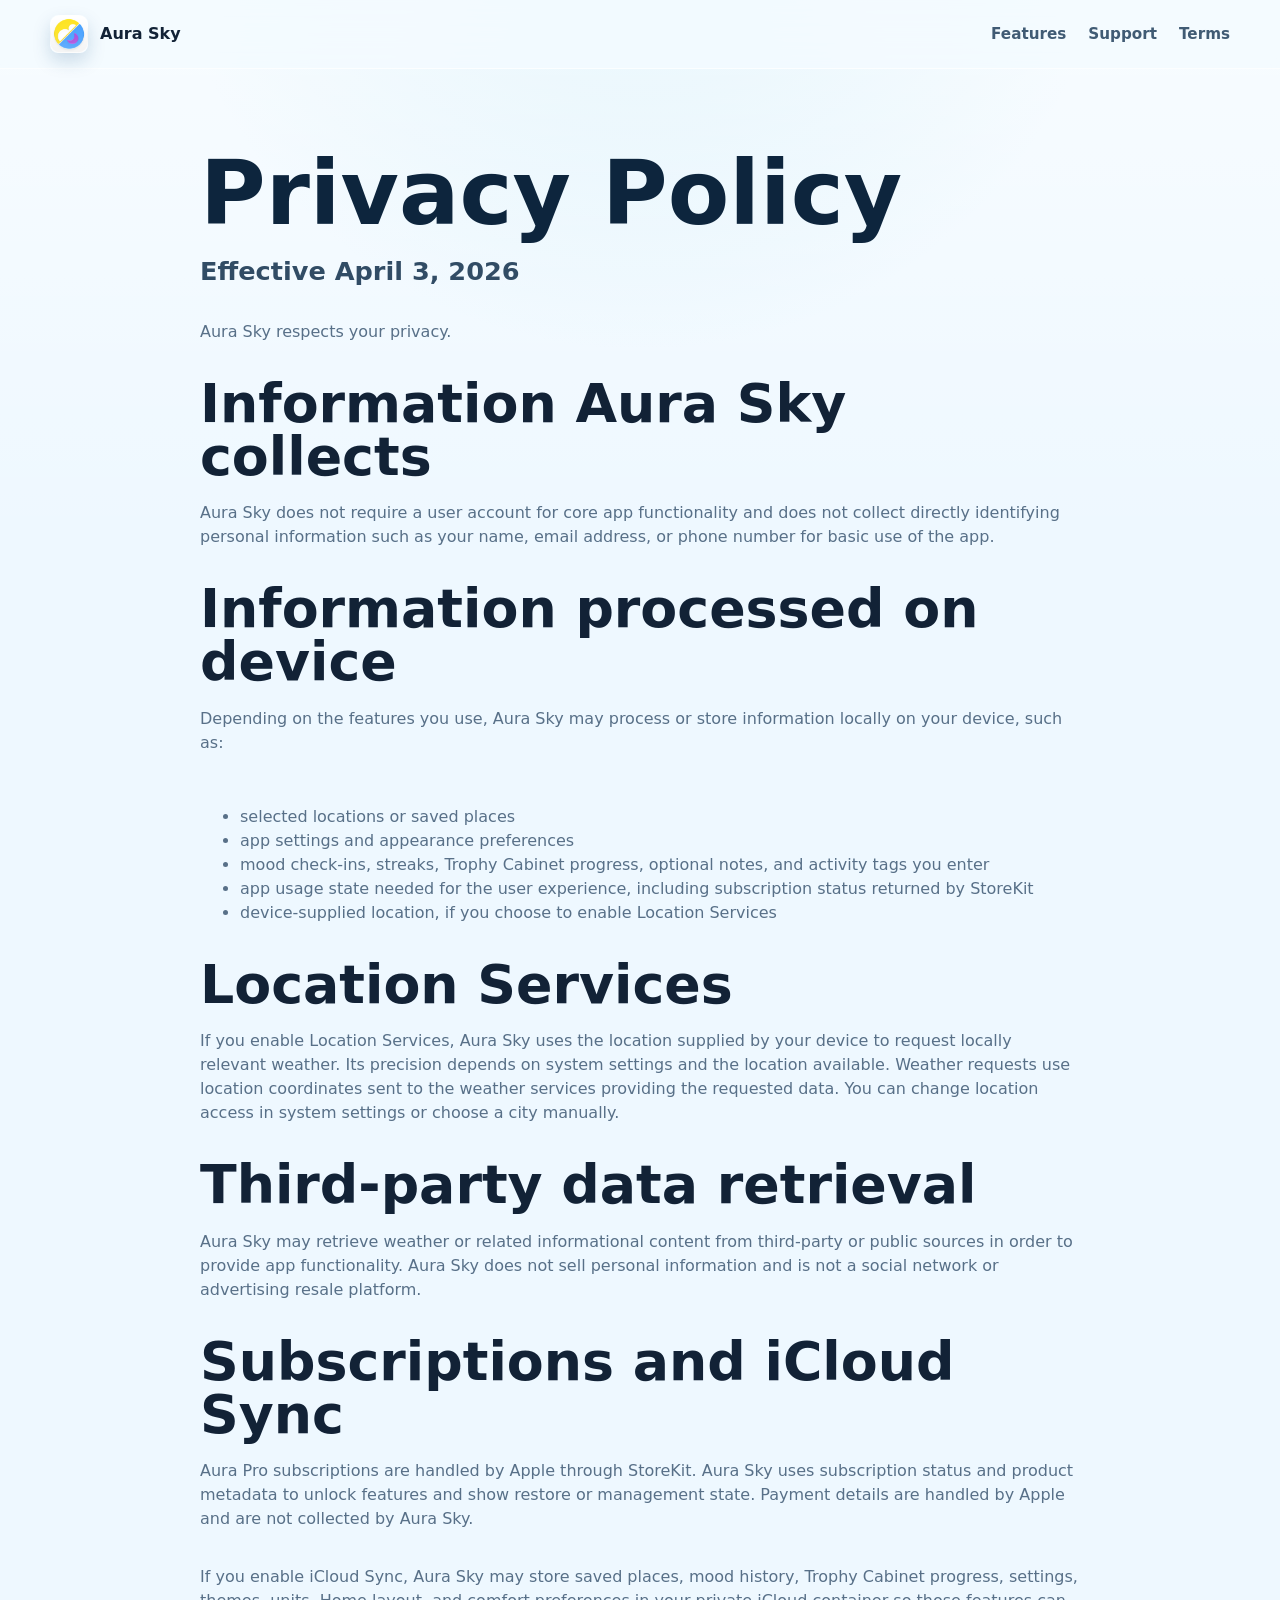
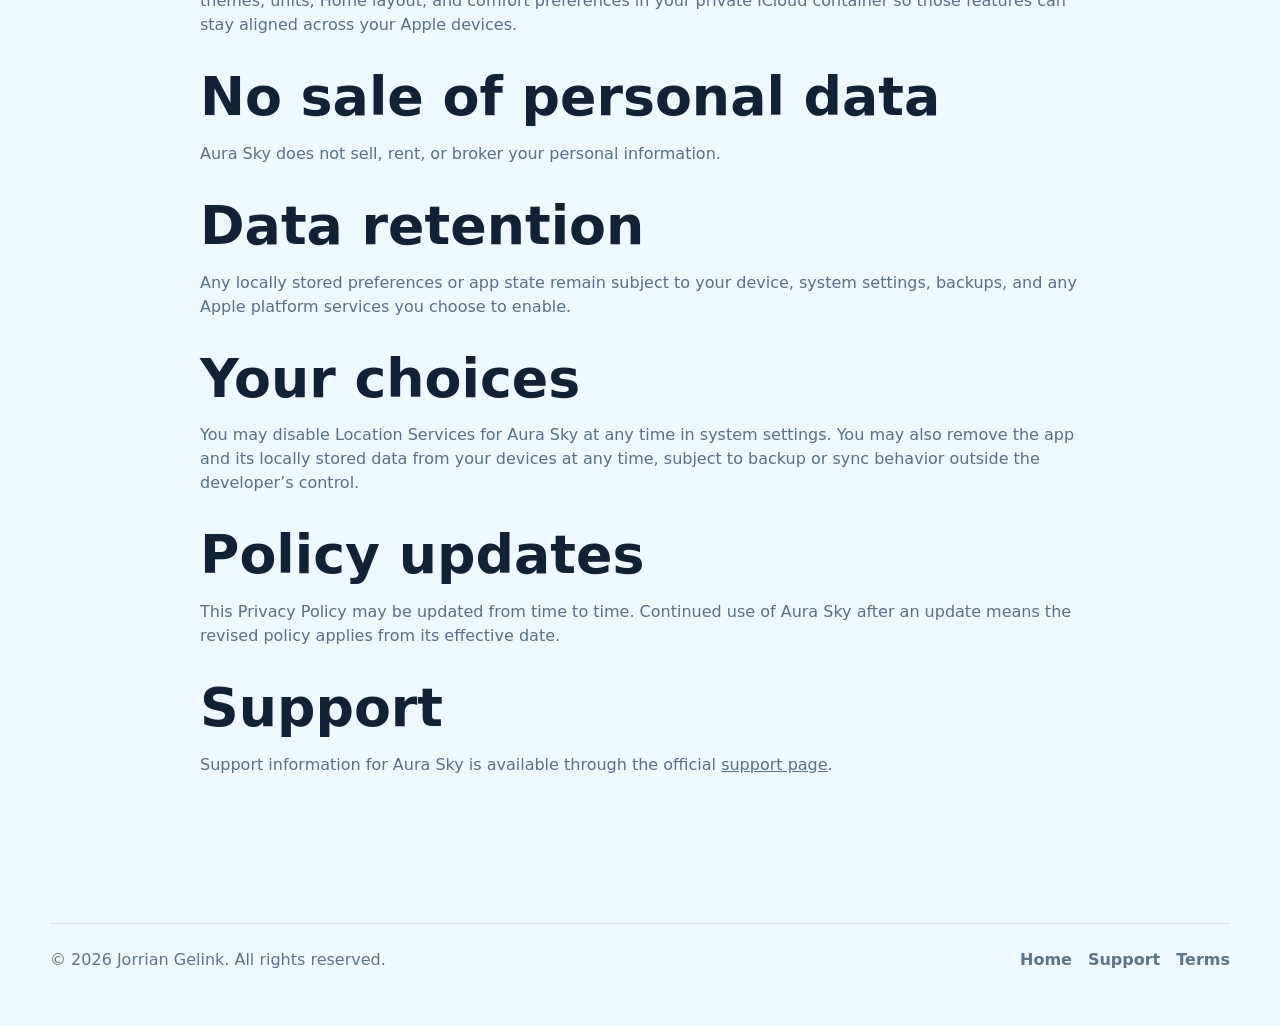
<file: privacy/index.html>
<!doctype html>
<html lang="en">
  <head>
    <meta charset="utf-8">
    <meta name="viewport" content="width=device-width, initial-scale=1">
    <title>Privacy Policy - Aura Sky</title>
    <meta name="description" content="Aura Sky privacy policy.">
    <meta name="robots" content="index, follow">
    <meta name="apple-itunes-app" content="app-id=6761404223">
    <link rel="canonical" href="https://jorrian.github.io/aura-sky/privacy/">
    <meta property="og:type" content="website">
    <meta property="og:title" content="Privacy Policy - Aura Sky">
    <meta property="og:description" content="How Aura Sky processes app data, location, subscriptions, and optional iCloud Sync.">
    <meta property="og:url" content="https://jorrian.github.io/aura-sky/privacy/">
    <link rel="icon" href="../assets/aura-sky/app-icon.png?v=20260916">
    <link rel="stylesheet" href="../assets/aura-sky/site.css?v=20261007-duo">
  </head>
  <body>
    <a class="skip-link" href="#main-content">Skip to main content</a>
    <header class="site-header">
      <nav class="nav" aria-label="Primary">
        <a class="brand" href="../" aria-label="Aura Sky home">
          <img src="../assets/aura-sky/app-icon.png?v=20260916" alt="" width="38" height="38" decoding="async">
          <span>Aura Sky</span>
        </a>
        <div class="nav-links">
          <a class="nav-optional" href="../#features">Features</a>
          <a href="../support/">Support</a>
          <a href="../terms/">Terms</a>
        </div>
      </nav>
    </header>

    <main class="legal-page" id="main-content" tabindex="-1">
      <h1>Privacy Policy</h1>
      <p class="lead">Effective April 3, 2026</p>

      <section class="legal-copy">
        <p>Aura Sky respects your privacy.</p>

        <h2>Information Aura Sky collects</h2>
        <p>Aura Sky does not require a user account for core app functionality and does not collect directly identifying personal information such as your name, email address, or phone number for basic use of the app.</p>

        <h2>Information processed on device</h2>
        <p>Depending on the features you use, Aura Sky may process or store information locally on your device, such as:</p>
        <ul>
          <li>selected locations or saved places</li>
          <li>app settings and appearance preferences</li>
          <li>mood check-ins, streaks, Trophy Cabinet progress, optional notes, and activity tags you enter</li>
          <li>app usage state needed for the user experience, including subscription status returned by StoreKit</li>
          <li>device-supplied location, if you choose to enable Location Services</li>
        </ul>

        <h2>Location Services</h2>
        <p>If you enable Location Services, Aura Sky uses the location supplied by your device to request locally relevant weather. Its precision depends on system settings and the location available. Weather requests use location coordinates sent to the weather services providing the requested data. You can change location access in system settings or choose a city manually.</p>

        <h2>Third-party data retrieval</h2>
        <p>Aura Sky may retrieve weather or related informational content from third-party or public sources in order to provide app functionality. Aura Sky does not sell personal information and is not a social network or advertising resale platform.</p>

        <h2>Subscriptions and iCloud Sync</h2>
        <p>Aura Pro subscriptions are handled by Apple through StoreKit. Aura Sky uses subscription status and product metadata to unlock features and show restore or management state. Payment details are handled by Apple and are not collected by Aura Sky.</p>
        <p>If you enable iCloud Sync, Aura Sky may store saved places, mood history, Trophy Cabinet progress, settings, themes, units, Home layout, and comfort preferences in your private iCloud container so those features can stay aligned across your Apple devices.</p>

        <h2>No sale of personal data</h2>
        <p>Aura Sky does not sell, rent, or broker your personal information.</p>

        <h2>Data retention</h2>
        <p>Any locally stored preferences or app state remain subject to your device, system settings, backups, and any Apple platform services you choose to enable.</p>

        <h2>Your choices</h2>
        <p>You may disable Location Services for Aura Sky at any time in system settings. You may also remove the app and its locally stored data from your devices at any time, subject to backup or sync behavior outside the developer’s control.</p>

        <h2>Policy updates</h2>
        <p>This Privacy Policy may be updated from time to time. Continued use of Aura Sky after an update means the revised policy applies from its effective date.</p>

        <h2>Support</h2>
        <p>Support information for Aura Sky is available through the official <a href="../support/">support page</a>.</p>
      </section>
    </main>

    <footer class="site-footer">
      <div class="footer-inner">
        <span>© 2026 Jorrian Gelink. All rights reserved.</span>
        <div class="footer-links">
          <a href="../">Home</a>
          <a href="../support/">Support</a>
          <a href="../terms/">Terms</a>
        </div>
      </div>
    </footer>
  </body>
</html>
</file>
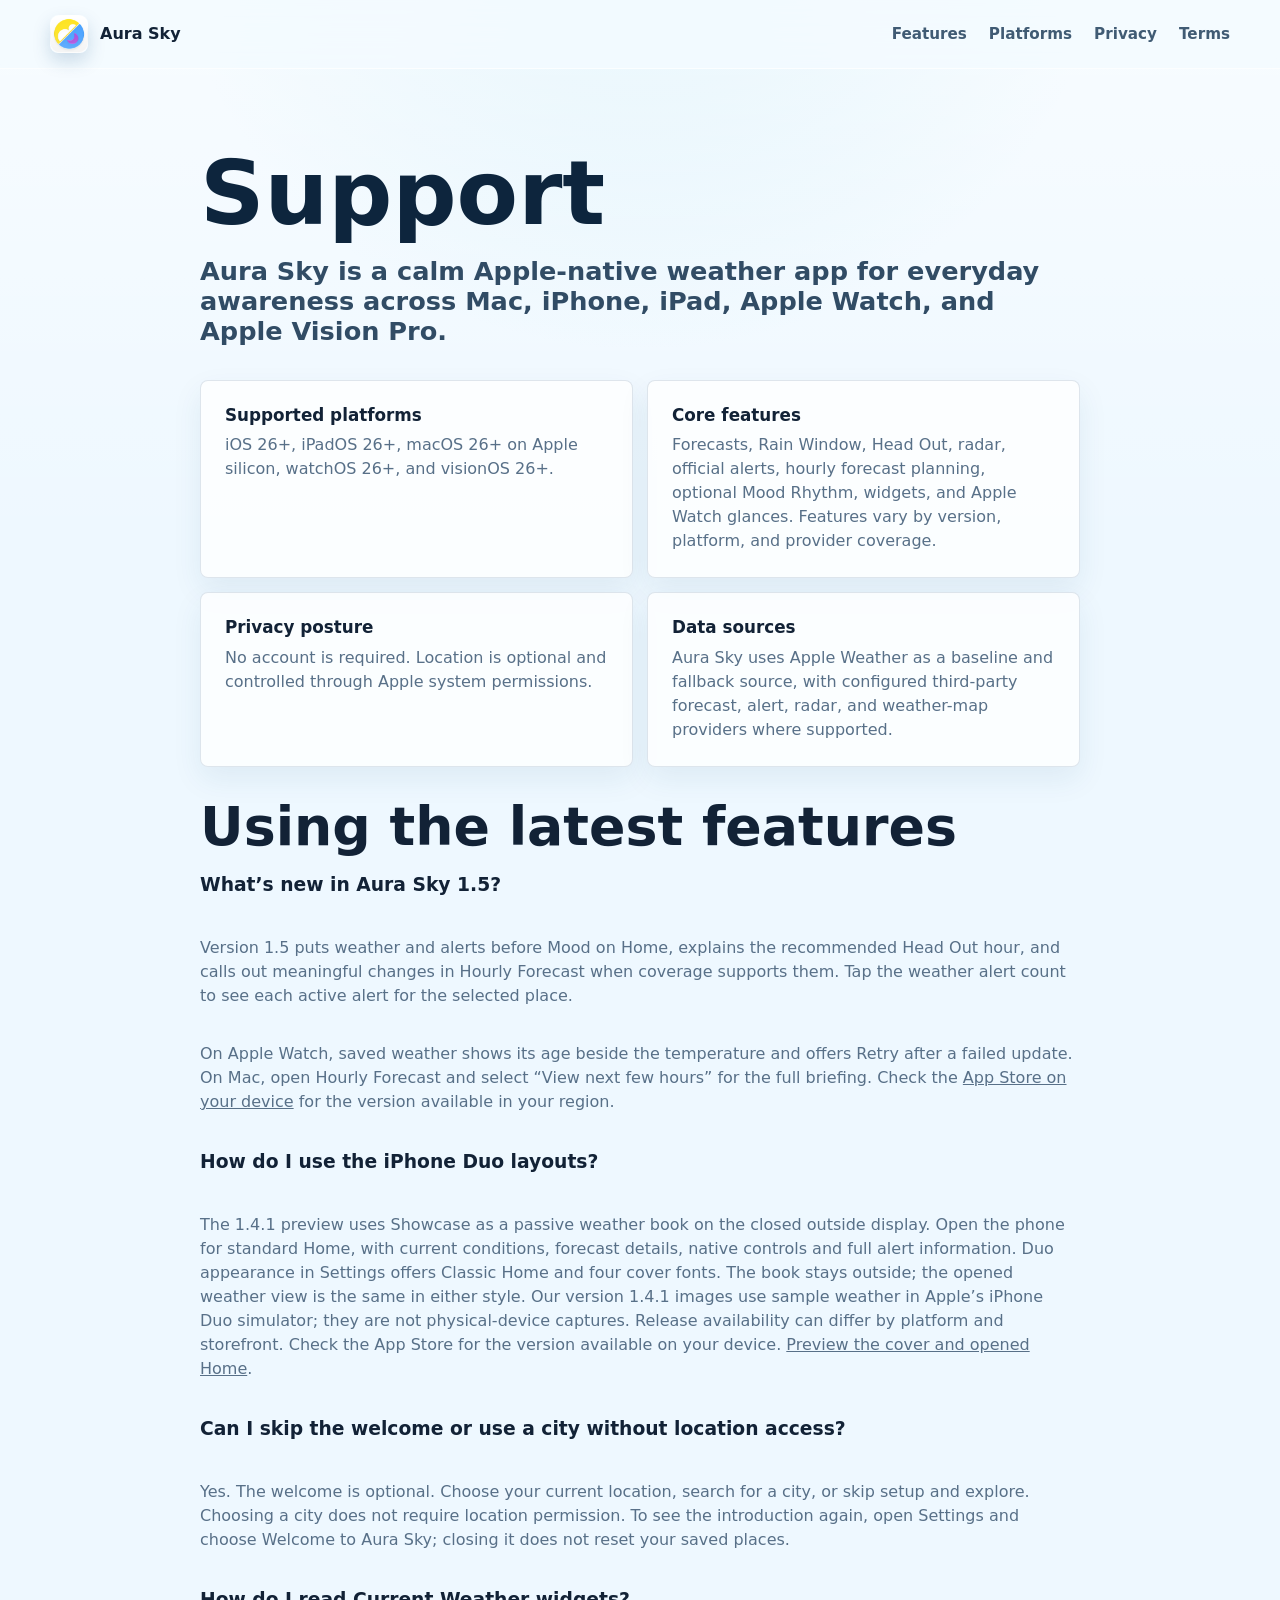
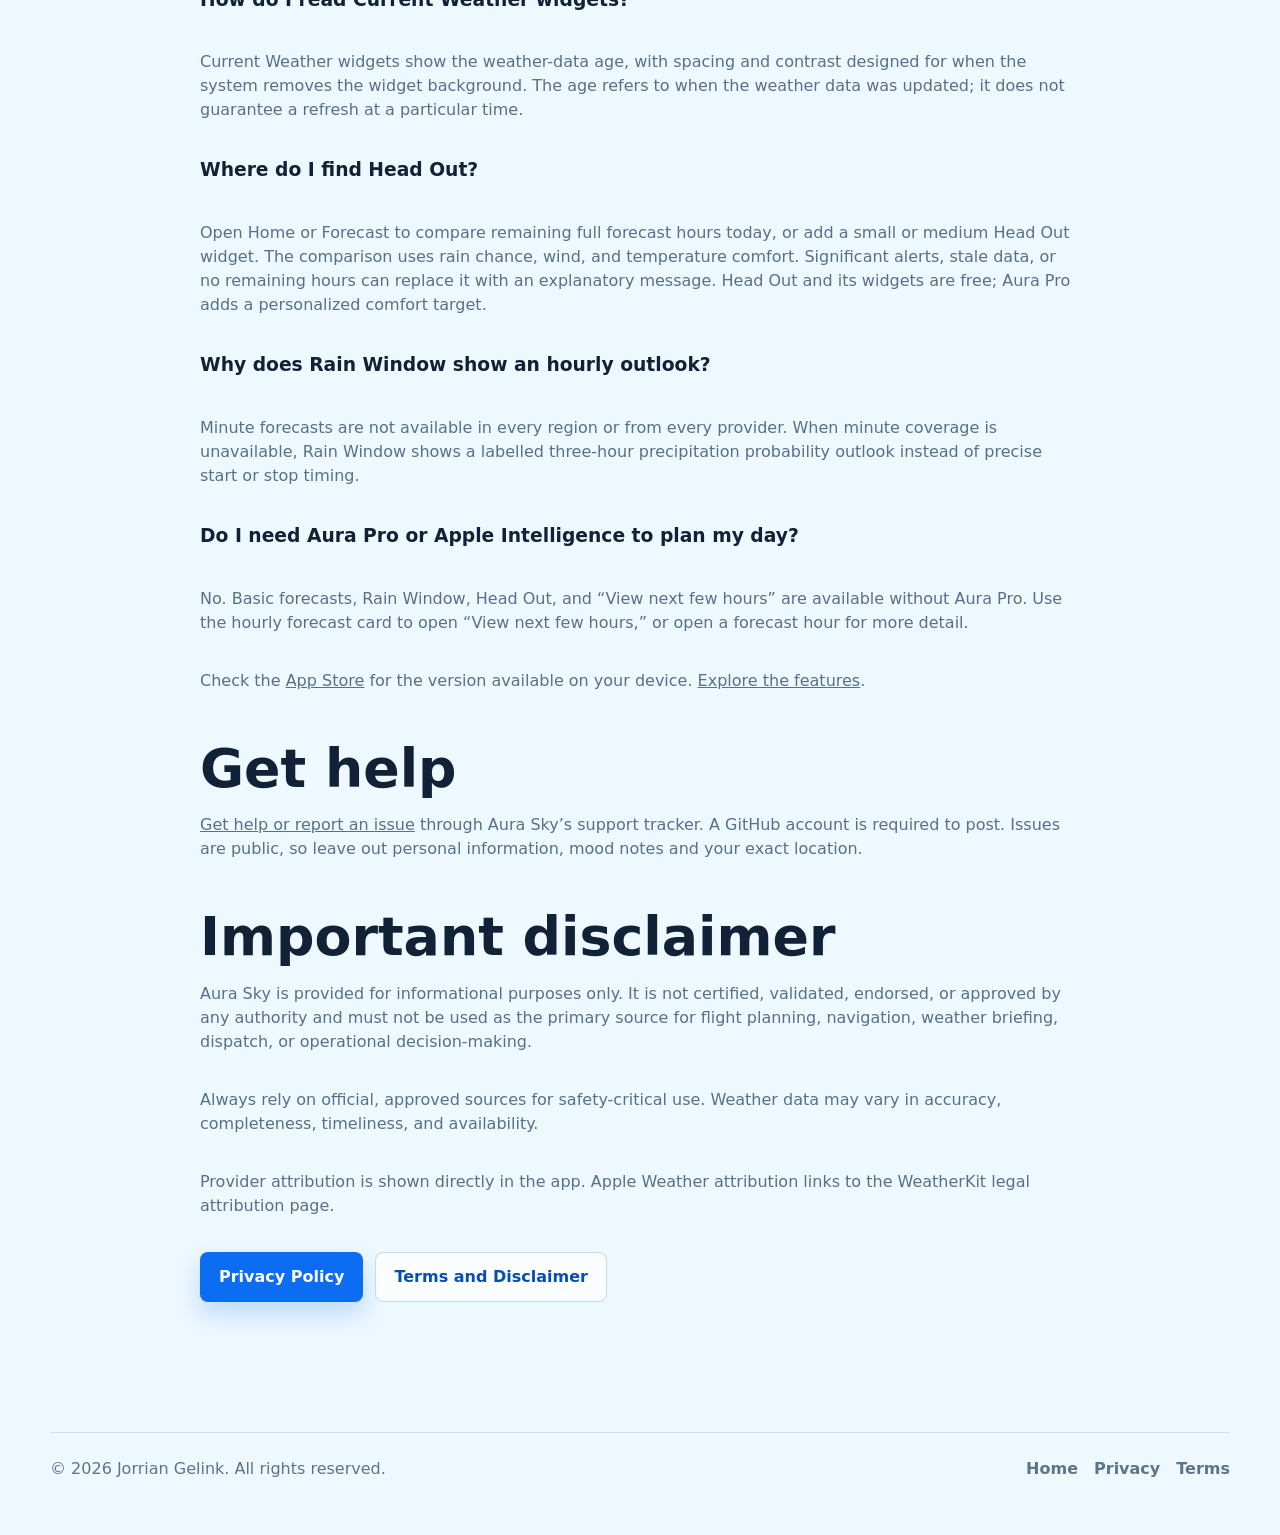
<file: support/index.html>
<!doctype html>
<html lang="en">
  <head>
    <meta charset="utf-8">
    <meta name="viewport" content="width=device-width, initial-scale=1">
    <title>Support - Aura Sky</title>
    <meta name="description" content="Support information, data-source notes, and safety disclaimers for Aura Sky.">
    <meta name="robots" content="index, follow">
    <meta name="apple-itunes-app" content="app-id=6761404223">
    <link rel="canonical" href="https://jorrian.github.io/aura-sky/support/">
    <meta property="og:type" content="website">
    <meta property="og:title" content="Support - Aura Sky">
    <meta property="og:description" content="Aura Sky platform, feature, privacy, data-source, and safety information.">
    <meta property="og:url" content="https://jorrian.github.io/aura-sky/support/">
    <link rel="icon" href="../assets/aura-sky/app-icon.png?v=20260916">
    <link rel="stylesheet" href="../assets/aura-sky/site.css?v=20261007-duo">
  </head>
  <body>
    <a class="skip-link" href="#main-content">Skip to main content</a>
    <header class="site-header">
      <nav class="nav" aria-label="Primary">
        <a class="brand" href="../" aria-label="Aura Sky home">
          <img src="../assets/aura-sky/app-icon.png?v=20260916" alt="" width="38" height="38" decoding="async">
          <span>Aura Sky</span>
        </a>
        <div class="nav-links">
          <a class="nav-optional" href="../#features">Features</a>
          <a class="nav-optional" href="../#platforms">Platforms</a>
          <a href="../privacy/">Privacy</a>
          <a href="../terms/">Terms</a>
        </div>
      </nav>
    </header>

    <main class="legal-page" id="main-content" tabindex="-1">
      <h1>Support</h1>
      <p class="lead">Aura Sky is a calm Apple-native weather app for everyday awareness across Mac, iPhone, iPad, Apple Watch, and Apple Vision Pro.</p>

      <div class="info-grid">
        <article class="info-card">
          <h3>Supported platforms</h3>
          <p>iOS 26+, iPadOS 26+, macOS 26+ on Apple silicon, watchOS 26+, and visionOS 26+.</p>
        </article>
        <article class="info-card">
          <h3>Core features</h3>
          <p>Forecasts, Rain Window, Head Out, radar, official alerts, hourly forecast planning, optional Mood Rhythm, widgets, and Apple Watch glances. Features vary by version, platform, and provider coverage.</p>
        </article>
        <article class="info-card">
          <h3>Privacy posture</h3>
          <p>No account is required. Location is optional and controlled through Apple system permissions.</p>
        </article>
        <article class="info-card">
          <h3>Data sources</h3>
          <p>Aura Sky uses Apple Weather as a baseline and fallback source, with configured third-party forecast, alert, radar, and weather-map providers where supported.</p>
        </article>
      </div>

      <section class="legal-copy" aria-labelledby="feature-help">
        <h2 id="feature-help">Using the latest features</h2>
        <h3>What’s new in Aura Sky 1.5?</h3>
        <p>Version 1.5 puts weather and alerts before Mood on Home, explains the recommended Head Out hour, and calls out meaningful changes in Hourly Forecast when coverage supports them. Tap the weather alert count to see each active alert for the selected place.</p>
        <p>On Apple Watch, saved weather shows its age beside the temperature and offers Retry after a failed update. On Mac, open Hourly Forecast and select “View next few hours” for the full briefing. Check the <a href="https://apps.apple.com/ca/app/aura-sky-weather/id6761404223">App Store on your device</a> for the version available in your region.</p>
        <h3 id="duo-help">How do I use the iPhone Duo layouts?</h3>
        <p>The 1.4.1 preview uses Showcase as a passive weather book on the closed outside display. Open the phone for standard Home, with current conditions, forecast details, native controls and full alert information. Duo appearance in Settings offers Classic Home and four cover fonts. The book stays outside; the opened weather view is the same in either style. Our version 1.4.1 images use sample weather in Apple’s iPhone Duo simulator; they are not physical-device captures. Release availability can differ by platform and storefront. Check the App Store for the version available on your device. <a href="../#duo">Preview the cover and opened Home</a>.</p>
        <h3>Can I skip the welcome or use a city without location access?</h3>
        <p>Yes. The welcome is optional. Choose your current location, search for a city, or skip setup and explore. Choosing a city does not require location permission. To see the introduction again, open Settings and choose Welcome to Aura Sky; closing it does not reset your saved places.</p>
        <h3>How do I read Current Weather widgets?</h3>
        <p>Current Weather widgets show the weather-data age, with spacing and contrast designed for when the system removes the widget background. The age refers to when the weather data was updated; it does not guarantee a refresh at a particular time.</p>
        <h3>Where do I find Head Out?</h3>
        <p>Open Home or Forecast to compare remaining full forecast hours today, or add a small or medium Head Out widget. The comparison uses rain chance, wind, and temperature comfort. Significant alerts, stale data, or no remaining hours can replace it with an explanatory message. Head Out and its widgets are free; Aura Pro adds a personalized comfort target.</p>
        <h3>Why does Rain Window show an hourly outlook?</h3>
        <p>Minute forecasts are not available in every region or from every provider. When minute coverage is unavailable, Rain Window shows a labelled three-hour precipitation probability outlook instead of precise start or stop timing.</p>
        <h3>Do I need Aura Pro or Apple Intelligence to plan my day?</h3>
        <p>No. Basic forecasts, Rain Window, Head Out, and “View next few hours” are available without Aura Pro. Use the hourly forecast card to open “View next few hours,” or open a forecast hour for more detail.</p>
        <p>Check the <a href="https://apps.apple.com/ca/app/aura-sky-weather/id6761404223">App Store</a> for the version available on your device. <a href="../#features">Explore the features</a>.</p>
      </section>

      <section class="legal-copy" aria-labelledby="get-help">
        <h2 id="get-help">Get help</h2>
        <p><a href="https://github.com/Jorrian/aura-sky/issues">Get help or report an issue</a> through Aura Sky’s support tracker. A GitHub account is required to post. Issues are public, so leave out personal information, mood notes and your exact location.</p>
      </section>

      <section class="legal-copy" aria-labelledby="important-disclaimer">
        <h2 id="important-disclaimer">Important disclaimer</h2>
        <p>Aura Sky is provided for informational purposes only. It is not certified, validated, endorsed, or approved by any authority and must not be used as the primary source for flight planning, navigation, weather briefing, dispatch, or operational decision-making.</p>
        <p>Always rely on official, approved sources for safety-critical use. Weather data may vary in accuracy, completeness, timeliness, and availability.</p>
        <p>Provider attribution is shown directly in the app. Apple Weather attribution links to the WeatherKit legal attribution page.</p>
        <div class="button-row">
          <a class="button primary" href="../privacy/">Privacy Policy</a>
          <a class="button secondary" href="../terms/">Terms and Disclaimer</a>
        </div>
      </section>
    </main>

    <footer class="site-footer">
      <div class="footer-inner">
        <span>© 2026 Jorrian Gelink. All rights reserved.</span>
        <div class="footer-links">
          <a href="../">Home</a>
          <a href="../privacy/">Privacy</a>
          <a href="../terms/">Terms</a>
        </div>
      </div>
    </footer>
  </body>
</html>
</file>
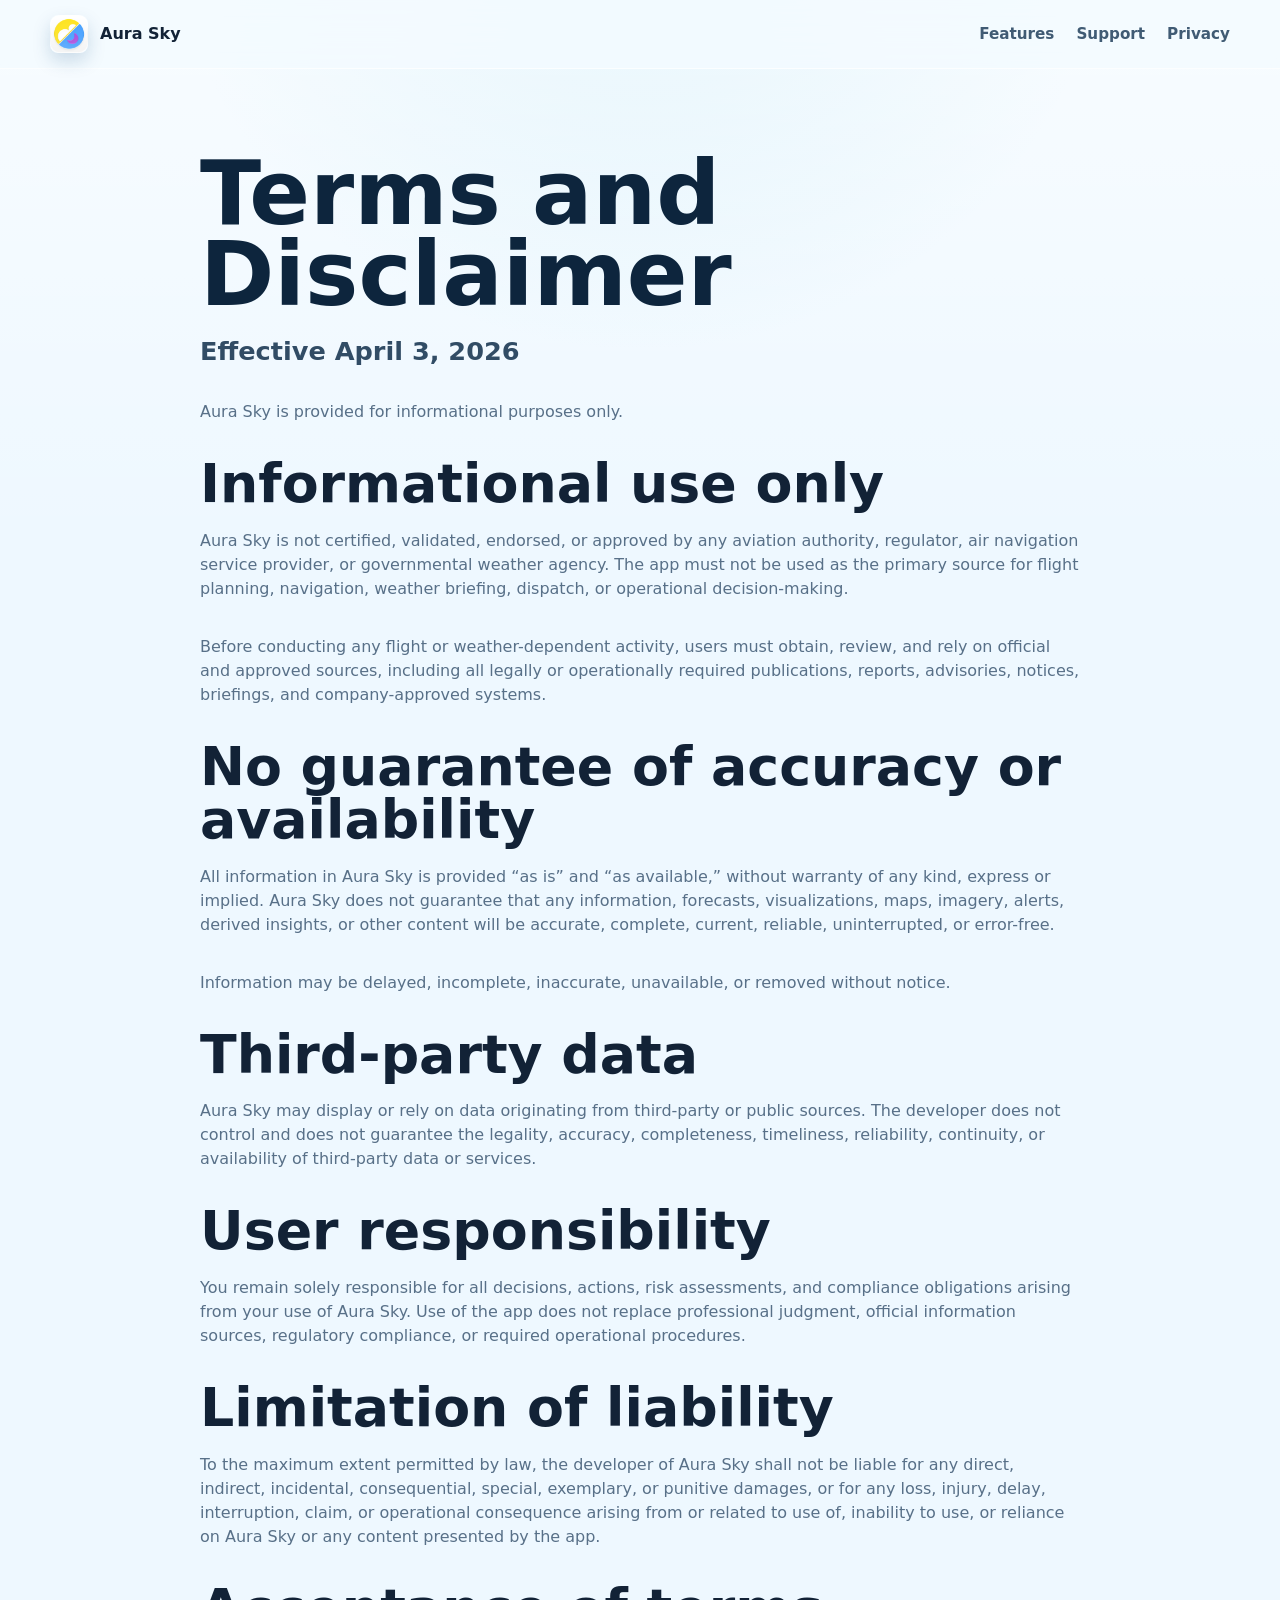
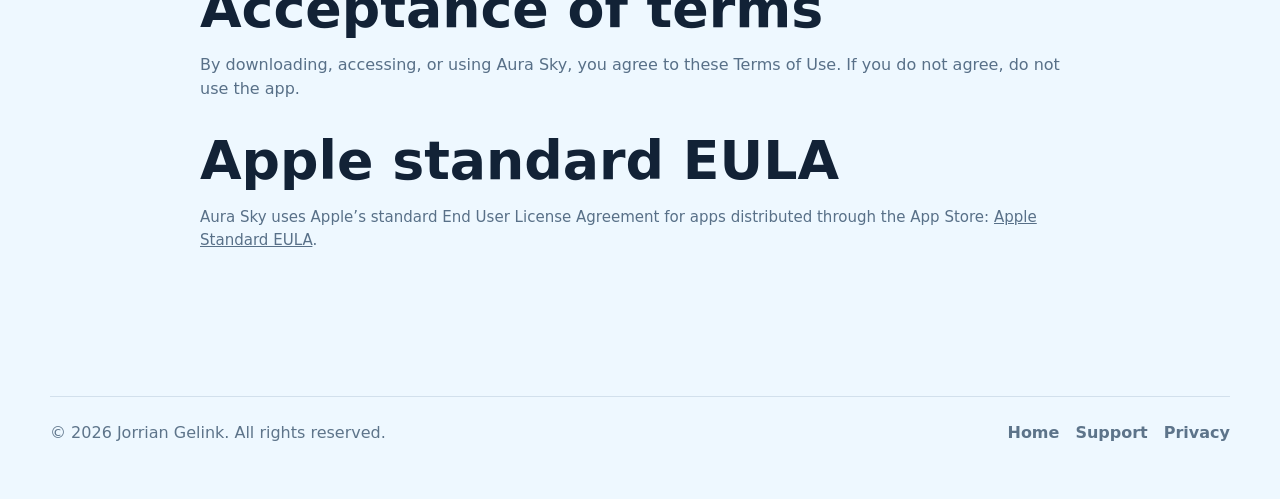
<file: terms/index.html>
<!doctype html>
<html lang="en">
  <head>
    <meta charset="utf-8">
    <meta name="viewport" content="width=device-width, initial-scale=1">
    <title>Terms and Disclaimer - Aura Sky</title>
    <meta name="description" content="Aura Sky terms of use, safety disclaimer, and data-source limitations.">
    <meta name="robots" content="index, follow">
    <meta name="apple-itunes-app" content="app-id=6761404223">
    <link rel="canonical" href="https://jorrian.github.io/aura-sky/terms/">
    <meta property="og:type" content="website">
    <meta property="og:title" content="Terms and Disclaimer - Aura Sky">
    <meta property="og:description" content="Aura Sky informational-use terms, data-source limits, and weather-safety disclaimer.">
    <meta property="og:url" content="https://jorrian.github.io/aura-sky/terms/">
    <link rel="icon" href="../assets/aura-sky/app-icon.png?v=20260916">
    <link rel="stylesheet" href="../assets/aura-sky/site.css?v=20261007-duo">
  </head>
  <body>
    <a class="skip-link" href="#main-content">Skip to main content</a>
    <header class="site-header">
      <nav class="nav" aria-label="Primary">
        <a class="brand" href="../" aria-label="Aura Sky home">
          <img src="../assets/aura-sky/app-icon.png?v=20260916" alt="" width="38" height="38" decoding="async">
          <span>Aura Sky</span>
        </a>
        <div class="nav-links">
          <a class="nav-optional" href="../#features">Features</a>
          <a href="../support/">Support</a>
          <a href="../privacy/">Privacy</a>
        </div>
      </nav>
    </header>

    <main class="legal-page" id="main-content" tabindex="-1">
      <h1>Terms and Disclaimer</h1>
      <p class="lead">Effective April 3, 2026</p>

      <section class="legal-copy">
        <p>Aura Sky is provided for informational purposes only.</p>

        <h2>Informational use only</h2>
        <p>Aura Sky is not certified, validated, endorsed, or approved by any aviation authority, regulator, air navigation service provider, or governmental weather agency. The app must not be used as the primary source for flight planning, navigation, weather briefing, dispatch, or operational decision-making.</p>
        <p>Before conducting any flight or weather-dependent activity, users must obtain, review, and rely on official and approved sources, including all legally or operationally required publications, reports, advisories, notices, briefings, and company-approved systems.</p>

        <h2>No guarantee of accuracy or availability</h2>
        <p>All information in Aura Sky is provided “as is” and “as available,” without warranty of any kind, express or implied. Aura Sky does not guarantee that any information, forecasts, visualizations, maps, imagery, alerts, derived insights, or other content will be accurate, complete, current, reliable, uninterrupted, or error-free.</p>
        <p>Information may be delayed, incomplete, inaccurate, unavailable, or removed without notice.</p>

        <h2>Third-party data</h2>
        <p>Aura Sky may display or rely on data originating from third-party or public sources. The developer does not control and does not guarantee the legality, accuracy, completeness, timeliness, reliability, continuity, or availability of third-party data or services.</p>

        <h2>User responsibility</h2>
        <p>You remain solely responsible for all decisions, actions, risk assessments, and compliance obligations arising from your use of Aura Sky. Use of the app does not replace professional judgment, official information sources, regulatory compliance, or required operational procedures.</p>

        <h2>Limitation of liability</h2>
        <p>To the maximum extent permitted by law, the developer of Aura Sky shall not be liable for any direct, indirect, incidental, consequential, special, exemplary, or punitive damages, or for any loss, injury, delay, interruption, claim, or operational consequence arising from or related to use of, inability to use, or reliance on Aura Sky or any content presented by the app.</p>

        <h2>Acceptance of terms</h2>
        <p>By downloading, accessing, or using Aura Sky, you agree to these Terms of Use. If you do not agree, do not use the app.</p>

        <h2>Apple standard EULA</h2>
        <p class="fine-print">Aura Sky uses Apple’s standard End User License Agreement for apps distributed through the App Store: <a href="https://www.apple.com/legal/internet-services/itunes/dev/stdeula/">Apple Standard EULA</a>.</p>
      </section>
    </main>

    <footer class="site-footer">
      <div class="footer-inner">
        <span>© 2026 Jorrian Gelink. All rights reserved.</span>
        <div class="footer-links">
          <a href="../">Home</a>
          <a href="../support/">Support</a>
          <a href="../privacy/">Privacy</a>
        </div>
      </div>
    </footer>
  </body>
</html>
</file>
<file: assets/aura-sky/site.css>
:root {
  color-scheme: light;
  --bg: #eef8ff;
  --bg-strong: #dff2fb;
  --surface: #ffffff;
  --surface-soft: #f8fbff;
  --ink: #122236;
  --muted: #587088;
  --line: rgba(36, 82, 118, 0.14);
  --blue: #0c6cf2;
  --blue-deep: #084db6;
  --teal: #0f8b9f;
  --green: #4e9a7f;
  --shadow: 0 22px 70px rgba(23, 72, 112, 0.16);
  --radius: 8px;
  --max: 1180px;
  font-family: Inter, ui-sans-serif, system-ui, -apple-system, BlinkMacSystemFont, "SF Pro Text", "Helvetica Neue", Arial, sans-serif;
}

* {
  box-sizing: border-box;
}

html {
  scroll-behavior: smooth;
}

body {
  margin: 0;
  background:
    linear-gradient(180deg, rgba(255, 255, 255, 0.58) 0%, rgba(238, 248, 255, 0) 34rem),
    radial-gradient(circle at 50% -8rem, rgba(117, 206, 233, 0.28), transparent 30rem),
    var(--bg);
  color: var(--ink);
  line-height: 1.5;
  text-rendering: optimizeLegibility;
}

img {
  display: block;
  max-width: 100%;
  height: auto;
}

a {
  color: inherit;
}

.skip-link {
  position: fixed;
  top: 12px;
  left: 12px;
  z-index: 100;
  padding: 10px 14px;
  border-radius: 8px;
  background: var(--ink);
  color: white;
  font-weight: 720;
  text-decoration: none;
  transform: translateY(-180%);
}

.skip-link:focus {
  transform: translateY(0);
}

a:focus-visible {
  outline: 3px solid var(--blue);
  outline-offset: 4px;
}

.page-shell:focus,
.legal-page:focus {
  outline: none;
}

.site-header {
  position: sticky;
  top: 0;
  z-index: 20;
  border-bottom: 1px solid rgba(255, 255, 255, 0.72);
  background: rgba(243, 250, 255, 0.82);
  backdrop-filter: blur(22px);
}

.nav {
  width: min(var(--max), calc(100% - 40px));
  min-height: 68px;
  margin: 0 auto;
  display: flex;
  align-items: center;
  justify-content: space-between;
  gap: 24px;
}

.brand {
  display: inline-flex;
  align-items: center;
  gap: 12px;
  text-decoration: none;
  font-weight: 760;
  color: var(--ink);
}

.brand img {
  width: 38px;
  height: 38px;
  border-radius: 8px;
  box-shadow: 0 8px 18px rgba(10, 70, 126, 0.18);
}

.nav-links {
  display: flex;
  align-items: center;
  justify-content: flex-end;
  gap: 22px;
  color: #405b74;
  font-size: 0.95rem;
  font-weight: 620;
}

.nav-links a {
  text-decoration: none;
}

.nav-links a:hover {
  color: var(--blue-deep);
}

.section[id] {
  scroll-margin-top: 90px;
}

.section {
  width: min(var(--max), calc(100% - 40px));
  margin: 0 auto;
  padding: 92px 0;
}

.hero {
  display: grid;
  grid-template-columns: minmax(0, 0.8fr) minmax(0, 1.2fr);
  gap: 40px;
  align-items: center;
  min-height: clamp(650px, calc(86vh - 68px), 780px);
  padding-top: 46px;
  padding-bottom: 34px;
}

.hero-copy {
  max-width: 560px;
}

h1,
h2,
h3,
p {
  margin-top: 0;
}

h1 {
  margin-bottom: 22px;
  font-size: clamp(3.8rem, 6vw, 6.4rem);
  line-height: 0.9;
  letter-spacing: 0;
  color: #0d253d;
}

.lead {
  margin-bottom: 22px;
  color: #314c65;
  font-size: clamp(1.25rem, 2vw, 1.72rem);
  line-height: 1.18;
  font-weight: 650;
}

.supporting {
  margin-bottom: 32px;
  color: var(--muted);
  font-size: 1.05rem;
}

.button-row {
  display: flex;
  flex-wrap: wrap;
  gap: 12px;
  align-items: center;
}

.button {
  min-height: 46px;
  display: inline-flex;
  align-items: center;
  justify-content: center;
  gap: 9px;
  padding: 12px 18px;
  border-radius: 8px;
  border: 1px solid transparent;
  text-decoration: none;
  font-weight: 720;
  white-space: nowrap;
}

.button.primary {
  background: var(--blue);
  color: white;
  box-shadow: 0 12px 24px rgba(12, 108, 242, 0.22);
}

.button.primary:hover {
  background: var(--blue-deep);
}

.button.secondary {
  border-color: rgba(12, 108, 242, 0.24);
  background: rgba(255, 255, 255, 0.78);
  color: var(--blue-deep);
}

.hero-logo {
  width: 88px;
  height: 88px;
  margin-bottom: 24px;
}

.hero-media,
.phone-gallery figure {
  min-width: 0;
  margin: 0;
}

.screenshot-link {
  display: block;
  border-radius: 16px;
  box-shadow: var(--shadow);
}

.screenshot-link img {
  width: 100%;
  height: auto;
  border-radius: inherit;
}

figcaption {
  margin-top: 16px;
  color: var(--muted);
  font-size: 0.88rem;
  text-align: center;
}

.hero-carousel-stage {
  height: clamp(360px, 42vw, 520px);
  touch-action: pan-y pinch-zoom;
}

.hero-carousel-slide,
.hero-carousel-image-link {
  display: flex;
  align-items: center;
  justify-content: center;
  width: 100%;
  height: 100%;
}

.hero-carousel-slide[hidden],
.hero-carousel-controls[hidden] {
  display: none;
}

.hero-carousel-slide {
  animation: hero-carousel-reveal 160ms ease-out;
}

.hero-carousel-image-link img {
  width: auto;
  height: auto;
  max-width: 100%;
  max-height: 100%;
  border-radius: 16px;
  box-shadow: var(--shadow);
}

.hero-carousel-controls {
  display: grid;
  grid-template-columns: 44px minmax(0, 1fr) 44px;
  align-items: center;
  gap: 8px;
  margin-top: 24px;
}

.hero-carousel-platforms {
  display: flex;
  flex-wrap: wrap;
  justify-content: center;
  gap: 4px;
}

.hero-carousel-controls button {
  min-width: 44px;
  min-height: 44px;
  padding: 8px 12px;
  border: 1px solid transparent;
  border-radius: 8px;
  background: transparent;
  color: var(--muted);
  font: inherit;
  font-size: 0.88rem;
  font-weight: 650;
  line-height: 1.25;
  cursor: pointer;
}

.hero-carousel-controls button:hover {
  background: var(--surface-soft);
  color: var(--blue-deep);
}

.hero-carousel-controls button[aria-pressed="true"] {
  border-color: rgba(12, 108, 242, 0.24);
  background: var(--surface);
  color: var(--blue-deep);
}

.hero-carousel-controls button:focus-visible {
  outline: 3px solid var(--blue);
  outline-offset: 3px;
}

.hero-carousel-controls .hero-carousel-arrow {
  display: grid;
  place-items: center;
  padding: 10px;
}

.hero-carousel-arrow svg {
  width: 22px;
  height: 22px;
}

.hero-carousel-caption,
.hero-carousel-fallback {
  margin: 16px 0 0;
  color: var(--muted);
  font-size: 0.88rem;
  text-align: center;
}

.hero-carousel-caption {
  min-height: 3em;
}

@keyframes hero-carousel-reveal {
  from { opacity: 0; }
  to { opacity: 1; }
}

.os27-section {
  display: grid;
  grid-template-columns: minmax(0, 1fr) minmax(0, 1fr);
  align-items: center;
  gap: 72px;
  border-top: 1px solid var(--line);
  border-bottom: 1px solid var(--line);
}

.eyebrow {
  color: var(--blue-deep);
  font-size: 0.9rem;
  font-weight: 750;
  letter-spacing: 0.08em;
  text-transform: uppercase;
}

.os27-copy h2 {
  margin-bottom: 24px;
  font-size: clamp(2.2rem, 4vw, 3.6rem);
  line-height: 1.08;
}

.release-note {
  margin: 26px 0 0;
  color: var(--muted);
  font-size: 0.88rem;
}

.phone-gallery {
  display: grid;
  grid-template-columns: repeat(2, minmax(0, 1fr));
  gap: 24px;
  width: min(100%, 440px);
  justify-self: center;
}

.phone-gallery .screenshot-link {
  border-radius: 22px;
}

.section-heading {
  display: grid;
  grid-template-columns: minmax(0, 0.84fr) minmax(280px, 0.42fr);
  gap: 36px;
  align-items: end;
  margin-bottom: 34px;
}

h2 {
  margin-bottom: 0;
  font-size: clamp(2.2rem, 4.2vw, 4.1rem);
  line-height: 0.98;
  letter-spacing: 0;
}

.section-heading p,
.section-intro {
  margin: 0;
  color: var(--muted);
  font-size: 1rem;
}

.feature-grid {
  display: grid;
  grid-template-columns: repeat(4, minmax(0, 1fr));
  gap: 14px;
}

.feature-card,
.platform-card,
.info-card {
  border: 1px solid var(--line);
  border-radius: var(--radius);
  background: rgba(255, 255, 255, 0.78);
  box-shadow: 0 12px 30px rgba(21, 72, 111, 0.08);
}

.feature-card {
  min-height: 196px;
  padding: 24px;
}

.feature-icon {
  width: 40px;
  height: 40px;
  display: grid;
  place-items: center;
  margin-bottom: 28px;
  border: 1px solid rgba(12, 108, 242, 0.18);
  border-radius: 8px;
  background: #f1f8ff;
  color: var(--blue-deep);
}

.feature-icon svg {
  width: 22px;
  height: 22px;
}

.feature-card h3,
.platform-card h3,
.info-card h3 {
  margin-bottom: 8px;
  font-size: 1.05rem;
  line-height: 1.2;
}

.feature-card p,
.platform-card p,
.info-card p,
.legal-copy p,
.legal-copy li {
  color: var(--muted);
}

.split {
  display: grid;
  grid-template-columns: minmax(0, 1.08fr) minmax(360px, 0.62fr);
  gap: 36px;
  align-items: center;
}

.image-panel {
  border-radius: var(--radius);
  overflow: hidden;
  border: 1px solid rgba(255, 255, 255, 0.9);
  box-shadow: var(--shadow);
}

.image-panel img {
  width: 100%;
  height: auto;
}

.callout {
  padding: 32px;
  border-radius: var(--radius);
  border: 1px solid rgba(12, 108, 242, 0.16);
  background: linear-gradient(180deg, rgba(255, 255, 255, 0.82), rgba(247, 252, 255, 0.82));
}

.callout h2 {
  margin-bottom: 18px;
  font-size: clamp(2rem, 3vw, 3.2rem);
}

.check-list {
  display: grid;
  gap: 12px;
  padding: 0;
  margin: 24px 0 0;
  list-style: none;
  color: #39566f;
}

.check-list li {
  display: grid;
  grid-template-columns: 24px minmax(0, 1fr);
  gap: 10px;
  align-items: start;
}

.check-list li::before {
  content: "";
  width: 18px;
  height: 18px;
  margin-top: 3px;
  border-radius: 999px;
  background:
    linear-gradient(135deg, rgba(12, 108, 242, 0.96), rgba(15, 139, 159, 0.96));
  box-shadow: inset 0 0 0 5px rgba(255, 255, 255, 0.72);
}

.platform-grid {
  display: grid;
  grid-template-columns: repeat(5, minmax(0, 1fr));
  gap: 12px;
}

.platform-card {
  min-height: 150px;
  padding: 22px;
}

.platform-card p {
  margin-bottom: 0;
  font-size: 0.95rem;
}

.support-band {
  margin: 18px auto 0;
  padding: 44px;
  border-radius: var(--radius);
  background: #0c2a43;
  color: white;
  box-shadow: 0 20px 60px rgba(12, 42, 67, 0.24);
}

.support-band h2 {
  margin-bottom: 16px;
  color: white;
}

.support-band p {
  max-width: 780px;
  color: rgba(255, 255, 255, 0.78);
}

.support-band .button.secondary {
  background: rgba(255, 255, 255, 0.1);
  border-color: rgba(255, 255, 255, 0.24);
  color: white;
}

.site-footer {
  padding: 42px 0 54px;
  color: #5d748a;
}

.footer-inner {
  width: min(var(--max), calc(100% - 40px));
  margin: 0 auto;
  display: flex;
  flex-wrap: wrap;
  align-items: center;
  justify-content: space-between;
  gap: 18px;
  border-top: 1px solid var(--line);
  padding-top: 24px;
}

.footer-links {
  display: flex;
  flex-wrap: wrap;
  gap: 16px;
  font-weight: 650;
}

.footer-links a {
  text-decoration: none;
}

.legal-page {
  width: min(880px, calc(100% - 40px));
  margin: 0 auto;
  padding: 84px 0 88px;
}

.legal-page h1 {
  font-size: clamp(3rem, 7vw, 5.6rem);
}

.legal-copy {
  display: grid;
  gap: 18px;
  margin-top: 34px;
}

.info-grid {
  display: grid;
  grid-template-columns: repeat(2, minmax(0, 1fr));
  gap: 14px;
  margin-top: 34px;
}

.info-card {
  padding: 24px;
}

.info-card p {
  margin-bottom: 0;
}

.fine-print {
  font-size: 0.94rem;
  color: var(--muted);
}

@media (max-width: 980px) {
  .hero,
  .os27-section,
  .split,
  .section-heading {
    grid-template-columns: 1fr;
  }

  .hero {
    gap: 34px;
    min-height: auto;
    padding-top: 54px;
  }

  .hero-copy {
    max-width: 720px;
  }

  .os27-section {
    gap: 36px;
  }

  .feature-grid,
  .platform-grid {
    grid-template-columns: repeat(2, minmax(0, 1fr));
  }

  .platform-grid .platform-card:last-child {
    grid-column: 1 / -1;
  }
}

@media (max-width: 720px) {
  .nav {
    width: min(100% - 28px, var(--max));
    min-height: 62px;
  }

  .nav-links {
    gap: 12px;
    font-size: 0.86rem;
  }

  .nav-links .nav-optional {
    display: none;
  }

  .section,
  .legal-page {
    width: min(100% - 28px, var(--max));
    padding: 62px 0;
  }

  h1 {
    font-size: clamp(3rem, 15vw, 4.6rem);
  }

  .hero {
    gap: 26px;
    padding-top: 42px;
    padding-bottom: 36px;
  }

  .lead {
    font-size: 1.18rem;
  }

  .supporting {
    margin-bottom: 26px;
  }

  .phone-gallery {
    gap: 16px;
  }

  .feature-grid,
  .platform-grid,
  .info-grid {
    grid-template-columns: 1fr;
  }

  .feature-card {
    min-height: auto;
  }

  .support-band {
    padding: 28px;
  }

  .footer-inner {
    width: min(100% - 28px, var(--max));
  }
}

@media (max-width: 440px) {
  .hero-carousel-platforms {
    display: grid;
    grid-template-columns: repeat(2, minmax(0, 1fr));
  }

  .hero-carousel-controls button {
    padding: 8px;
  }

  .hero-carousel-caption {
    min-height: 4.5em;
  }

  .nav-links {
    gap: 10px;
  }

  .button-row {
    align-items: stretch;
  }

  .button {
    width: 100%;
  }
}

@media (prefers-reduced-motion: reduce) {
  .hero-carousel-slide {
    animation: none;
  }

  html {
    scroll-behavior: auto;
  }
}

.duo-section { border-top: 1px solid var(--line); border-bottom: 1px solid var(--line); }
.duo-gallery { display: grid; grid-template-columns: minmax(0, 2.06fr) minmax(0, 1fr); gap: 32px; align-items: start; }
.duo-gallery figure { margin: 0; min-width: 0; }
@media (max-width: 720px) {
  .duo-gallery { grid-template-columns: 1fr; gap: 32px; }
  .duo-gallery figure:last-child { width: min(100%, 300px); justify-self: center; }
}

#duo-help { scroll-margin-top: 90px; }

/* Current release media preserves each complete native screenshot. */
.release-gallery {
  display: grid;
  grid-template-columns: repeat(4, minmax(0, 1fr));
  gap: 32px 24px;
  margin: 0;
  padding: 0;
  list-style: none;
}
.release-gallery li,
.release-gallery figure {
  min-width: 0;
  margin: 0;
}
@media (max-width: 900px) {
  .release-gallery { grid-template-columns: repeat(2, minmax(0, 1fr)); }
}
@media (max-width: 440px) {
  .release-gallery { gap: 24px 14px; }
}
</file>
